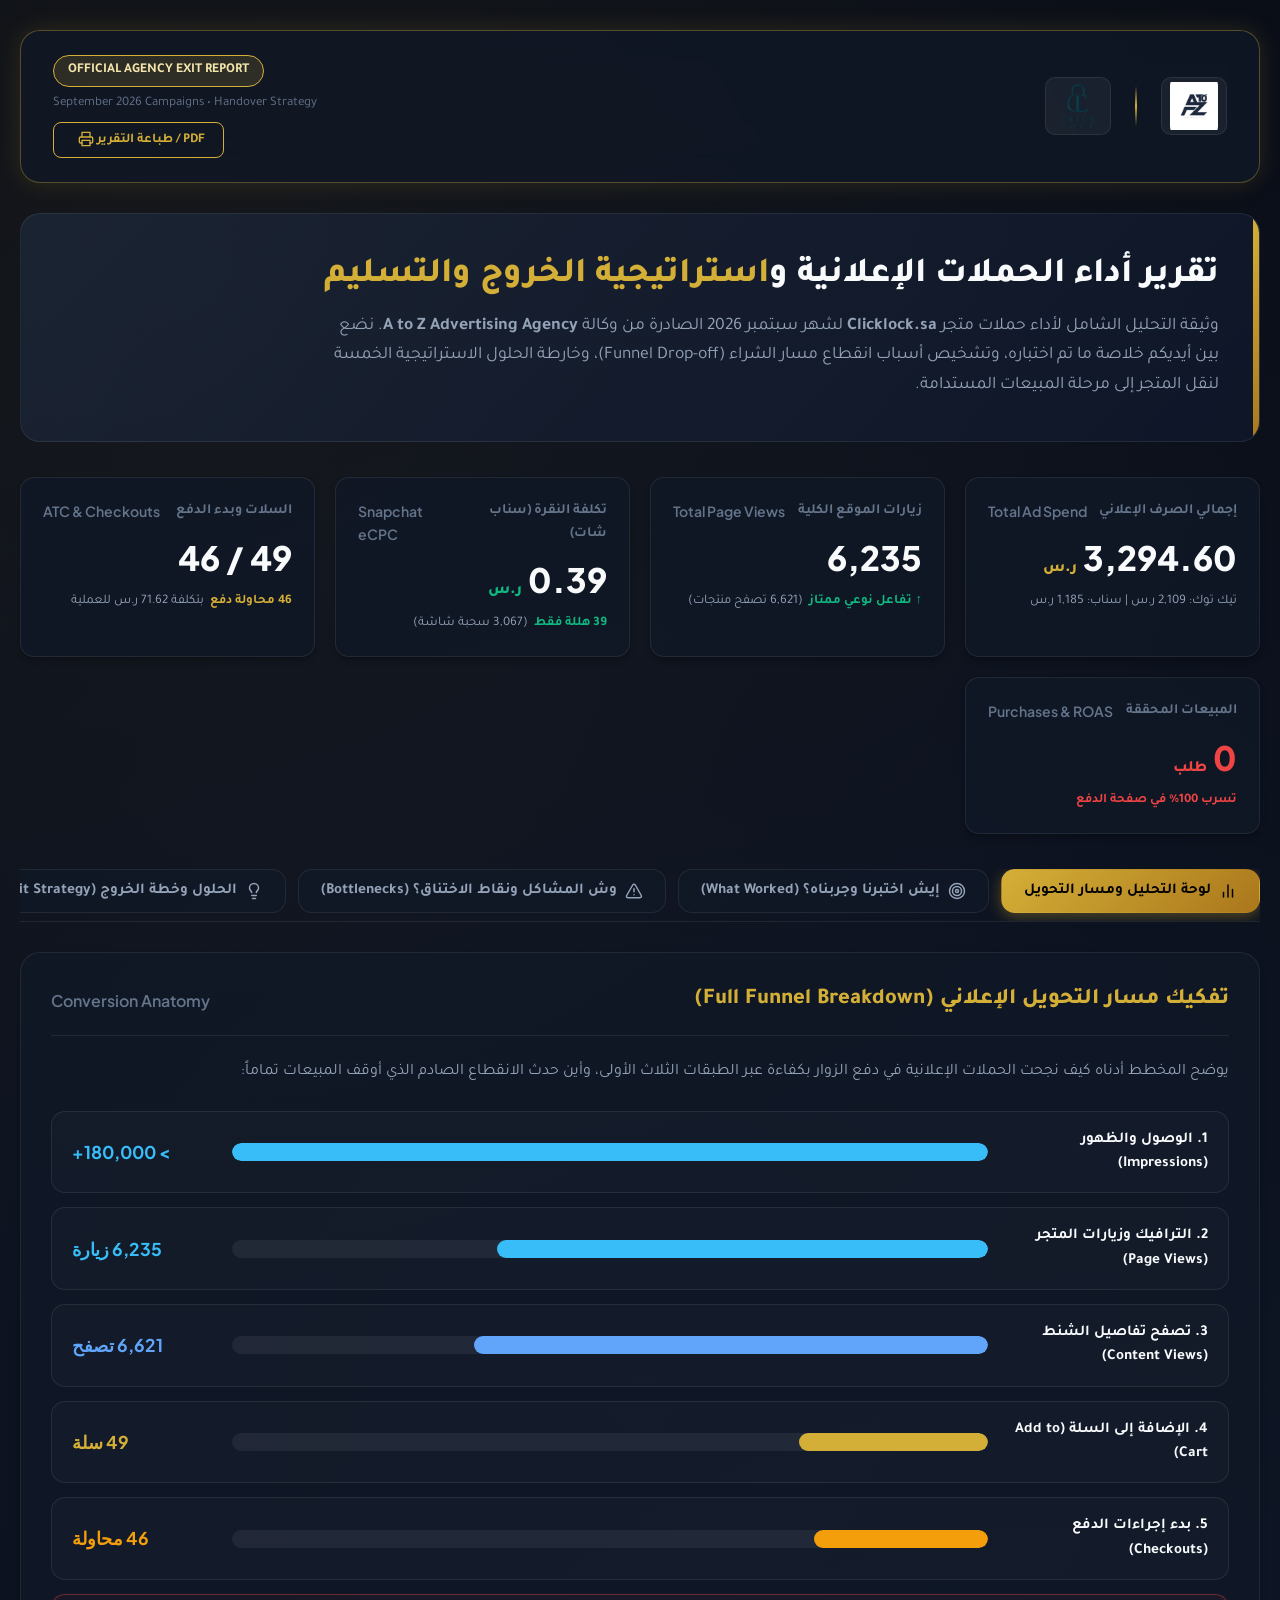
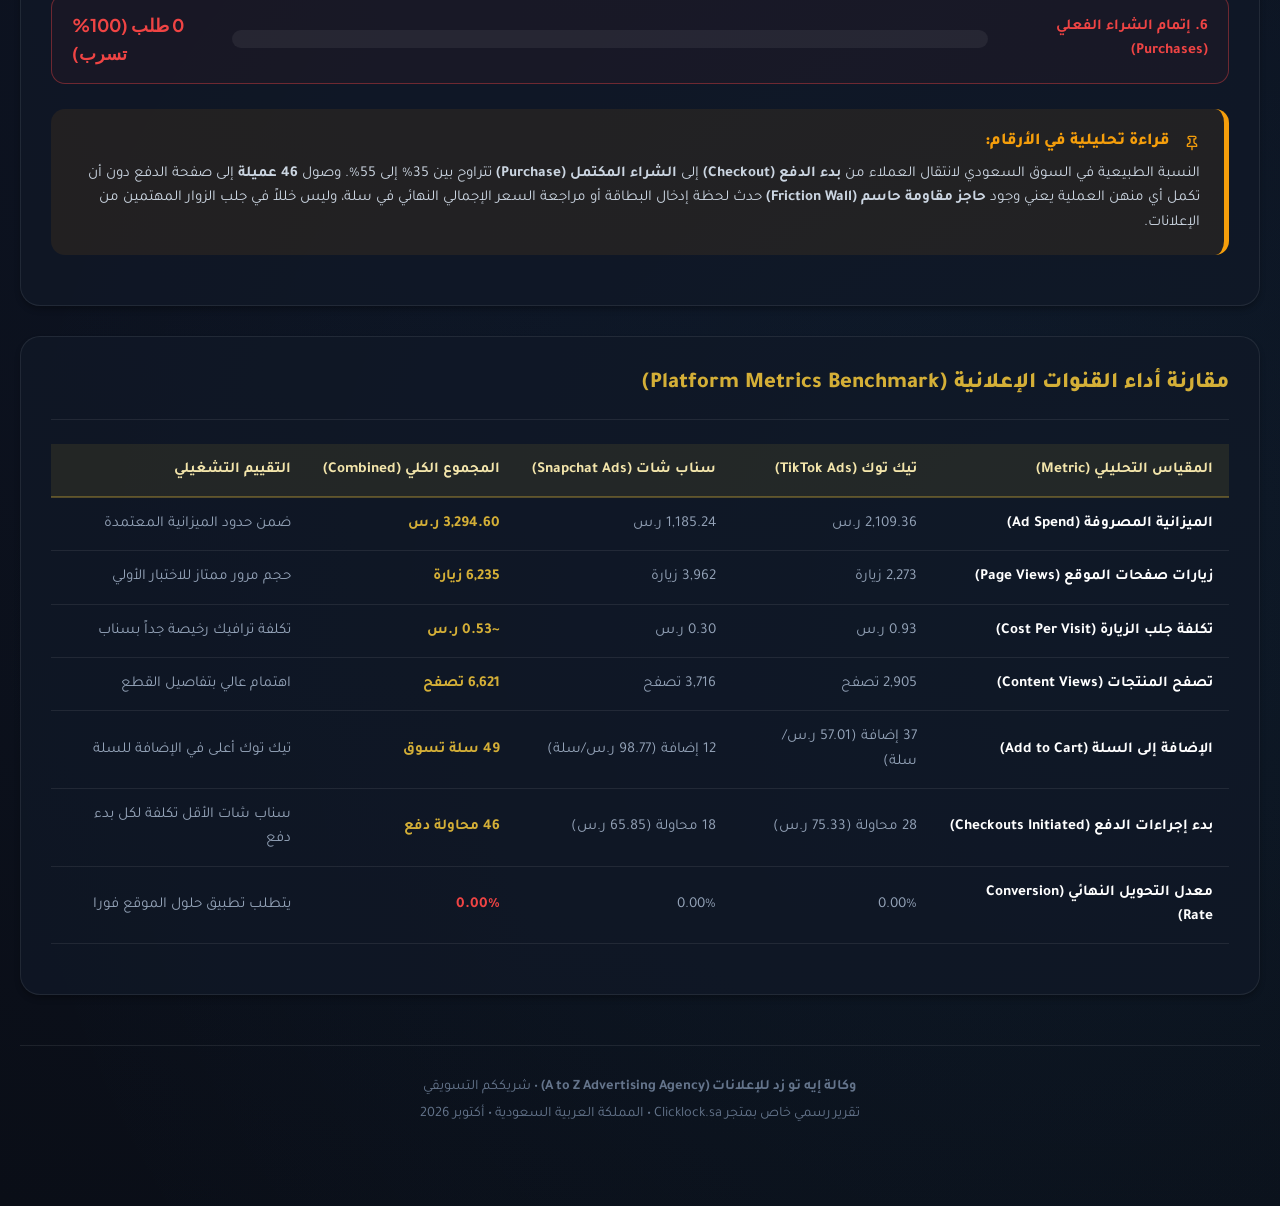
<file: index.html>
<!DOCTYPE html>
<html lang="ar" dir="rtl">
<head>
    <meta charset="UTF-8">
    <meta name="viewport" content="width=device-width, initial-scale=1.0">
    <title>تقرير أداء الحملات الإعلانية واستراتيجية الخروج والتسليم | Clicklock × A to Z Agency</title>
    <!-- Google Fonts -->
    <link rel="preconnect" href="https://fonts.googleapis.com">
    <link rel="preconnect" href="https://fonts.gstatic.com" crossorigin>
    <link href="https://fonts.googleapis.com/css2?family=Plus+Jakarta+Sans:wght@400;600;700;800&family=Tajawal:wght@300;400;500;700;800;900&display=swap" rel="stylesheet">
    <style>
        :root {
            --bg-primary: #0a0e17;
            --bg-secondary: #111827;
            --bg-card: rgba(17, 24, 39, 0.75);
            --bg-card-hover: rgba(30, 41, 59, 0.85);
            --border-color: rgba(255, 255, 255, 0.08);
            --border-gold: rgba(212, 175, 55, 0.35);
            --gold: #d4af37;
            --gold-light: #f3e5ab;
            --gold-gradient: linear-gradient(135deg, #d4af37 0%, #aa771c 100%);
            --accent-blue: #38bdf8;
            --accent-green: #10b981;
            --accent-red: #ef4444;
            --accent-orange: #f59e0b;
            --text-primary: #f8fafc;
            --text-secondary: #94a3b8;
            --text-muted: #64748b;
            --shadow-sm: 0 4px 6px -1px rgba(0, 0, 0, 0.3);
            --shadow-lg: 0 20px 25px -5px rgba(0, 0, 0, 0.5), 0 8px 10px -6px rgba(0, 0, 0, 0.5);
            --shadow-glow: 0 0 25px rgba(212, 175, 55, 0.15);
            --radius-md: 14px;
            --radius-lg: 20px;
        }

        * {
            box-sizing: border-box;
            margin: 0;
            padding: 0;
            font-family: 'Tajawal', sans-serif;
            -webkit-font-smoothing: antialiased;
        }

        body {
            background-color: var(--bg-primary);
            color: var(--text-primary);
            min-height: 100vh;
            line-height: 1.6;
            overflow-x: hidden;
            background-image: 
                radial-gradient(circle at 15% 10%, rgba(212, 175, 55, 0.05) 0%, transparent 40%),
                radial-gradient(circle at 85% 80%, rgba(56, 189, 248, 0.05) 0%, transparent 45%),
                radial-gradient(circle at 50% 50%, rgba(15, 23, 42, 0.8) 0%, transparent 100%);
        }

        .en-term {
            font-family: 'Plus Jakarta Sans', sans-serif;
            display: inline-block;
            direction: ltr;
            font-weight: 600;
        }

        .container {
            max-width: 1280px;
            margin: 0 auto;
            padding: 30px 20px 80px;
        }

        /* Top Brand Header */
        .header-bar {
            background: var(--bg-card);
            backdrop-filter: blur(16px);
            border: 1px solid var(--border-gold);
            border-radius: var(--radius-lg);
            padding: 24px 32px;
            margin-bottom: 30px;
            display: flex;
            justify-content: space-between;
            align-items: center;
            flex-wrap: wrap;
            gap: 20px;
            box-shadow: var(--shadow-glow);
        }

        .logos-wrapper {
            display: flex;
            align-items: center;
            gap: 24px;
        }

        .logo-box {
            display: flex;
            align-items: center;
            gap: 12px;
        }

        .logo-box img {
            height: 58px;
            width: auto;
            object-fit: contain;
            border-radius: 10px;
            background: rgba(255, 255, 255, 0.05);
            padding: 4px 8px;
            border: 1px solid var(--border-color);
        }

        .logo-divider {
            width: 2px;
            height: 40px;
            background: linear-gradient(to bottom, transparent, var(--gold), transparent);
        }

        .doc-meta {
            text-align: left;
            direction: ltr;
        }

        .doc-badge {
            background: rgba(212, 175, 55, 0.15);
            color: var(--gold-light);
            border: 1px solid var(--gold);
            padding: 4px 14px;
            border-radius: 9999px;
            font-size: 0.85rem;
            font-weight: 700;
            display: inline-block;
            margin-bottom: 6px;
        }

        .doc-date {
            color: var(--text-muted);
            font-size: 0.82rem;
        }

        /* Hero Banner */
        .hero-section {
            background: linear-gradient(135deg, rgba(30, 41, 59, 0.7) 0%, rgba(15, 23, 42, 0.9) 100%);
            border: 1px solid var(--border-color);
            border-radius: var(--radius-lg);
            padding: 40px;
            margin-bottom: 35px;
            position: relative;
            overflow: hidden;
        }

        .hero-section::before {
            content: '';
            position: absolute;
            top: 0;
            right: 0;
            width: 6px;
            height: 100%;
            background: var(--gold-gradient);
        }

        .hero-title {
            font-size: 2.2rem;
            font-weight: 800;
            color: var(--text-primary);
            margin-bottom: 12px;
            line-height: 1.3;
        }

        .hero-title span {
            color: var(--gold);
        }

        .hero-subtitle {
            font-size: 1.1rem;
            color: var(--text-secondary);
            max-width: 900px;
            line-height: 1.7;
        }

        /* Navigation Tabs */
        .tabs-nav {
            display: flex;
            gap: 12px;
            margin-bottom: 30px;
            overflow-x: auto;
            padding-bottom: 8px;
            border-bottom: 1px solid var(--border-color);
        }

        .tab-btn {
            background: var(--bg-card);
            border: 1px solid var(--border-color);
            color: var(--text-secondary);
            padding: 12px 22px;
            border-radius: var(--radius-md);
            font-size: 0.95rem;
            font-weight: 700;
            cursor: pointer;
            transition: all 0.25s ease;
            white-space: nowrap;
            display: flex;
            align-items: center;
            gap: 8px;
        }

        .tab-btn:hover {
            color: var(--text-primary);
            border-color: var(--gold);
            background: var(--bg-card-hover);
        }

        .tab-btn.active {
            background: var(--gold-gradient);
            color: #000;
            border-color: transparent;
            box-shadow: 0 4px 15px rgba(212, 175, 55, 0.35);
        }

        /* KPI Cards Grid */
        .kpi-grid {
            display: grid;
            grid-template-columns: repeat(auto-fit, minmax(240px, 1fr));
            gap: 20px;
            margin-bottom: 35px;
        }

        .kpi-card {
            background: var(--bg-card);
            border: 1px solid var(--border-color);
            border-radius: var(--radius-md);
            padding: 22px;
            position: relative;
            transition: transform 0.25s ease, border-color 0.25s ease;
            box-shadow: var(--shadow-sm);
        }

        .kpi-card:hover {
            transform: translateY(-4px);
            border-color: var(--gold);
            background: var(--bg-card-hover);
        }

        .kpi-title {
            color: var(--text-muted);
            font-size: 0.88rem;
            font-weight: 600;
            margin-bottom: 8px;
            display: flex;
            justify-content: space-between;
            align-items: center;
        }

        .kpi-value {
            font-size: 2.1rem;
            font-weight: 800;
            color: var(--text-primary);
            font-family: 'Plus Jakarta Sans', sans-serif;
            margin-bottom: 6px;
        }

        .kpi-sub {
            font-size: 0.82rem;
            color: var(--text-secondary);
            display: flex;
            align-items: center;
            gap: 6px;
        }

        .badge-green { color: var(--accent-green); font-weight: bold; }
        .badge-red { color: var(--accent-red); font-weight: bold; }
        .badge-gold { color: var(--gold); font-weight: bold; }
        .badge-blue { color: var(--accent-blue); font-weight: bold; }

        /* Content Sections */
        .tab-content {
            display: none;
            animation: fadeIn 0.35s ease-in-out;
        }

        .tab-content.active {
            display: block;
        }

        @keyframes fadeIn {
            from { opacity: 0; transform: translateY(8px); }
            to { opacity: 1; transform: translateY(0); }
        }

        .card {
            background: var(--bg-card);
            border: 1px solid var(--border-color);
            border-radius: var(--radius-lg);
            padding: 30px;
            margin-bottom: 30px;
            box-shadow: var(--shadow-sm);
        }

        .card-header {
            display: flex;
            justify-content: space-between;
            align-items: center;
            margin-bottom: 24px;
            border-bottom: 1px solid var(--border-color);
            padding-bottom: 16px;
        }

        .card-title {
            font-size: 1.4rem;
            font-weight: 800;
            color: var(--gold);
            display: flex;
            align-items: center;
            gap: 10px;
        }

        /* Funnel Flow */
        .funnel-container {
            display: flex;
            flex-direction: column;
            gap: 14px;
            margin: 25px 0;
        }

        .funnel-step {
            display: grid;
            grid-template-columns: 200px 1fr 140px;
            align-items: center;
            gap: 20px;
            background: rgba(255, 255, 255, 0.02);
            padding: 16px 20px;
            border-radius: var(--radius-md);
            border: 1px solid var(--border-color);
        }

        .funnel-label {
            font-weight: 700;
            font-size: 0.95rem;
            color: var(--text-primary);
        }

        .funnel-bar-bg {
            background: rgba(255, 255, 255, 0.06);
            height: 18px;
            border-radius: 999px;
            overflow: hidden;
            position: relative;
        }

        .funnel-bar-fill {
            height: 100%;
            border-radius: 999px;
            transition: width 1s ease-in-out;
        }

        .funnel-stat {
            text-align: left;
            font-family: 'Plus Jakarta Sans', sans-serif;
            font-weight: 700;
            font-size: 1.1rem;
        }

        /* Tables */
        .table-responsive {
            overflow-x: auto;
            margin: 20px 0;
        }

        table {
            width: 100%;
            border-collapse: collapse;
            text-align: right;
            font-size: 0.95rem;
        }

        th {
            background: rgba(212, 175, 55, 0.1);
            color: var(--gold-light);
            padding: 14px 16px;
            font-weight: 700;
            border-bottom: 2px solid var(--border-gold);
            white-space: nowrap;
        }

        td {
            padding: 14px 16px;
            border-bottom: 1px solid var(--border-color);
            color: var(--text-secondary);
        }

        tr:hover td {
            background: rgba(255, 255, 255, 0.02);
            color: var(--text-primary);
        }

        .text-gold { color: var(--gold); font-weight: 700; }
        .text-white { color: #fff; font-weight: 600; }
        .text-center { text-align: center; }

        /* Alert / Callout Boxes */
        .callout {
            border-radius: var(--radius-md);
            padding: 20px 24px;
            margin: 20px 0;
            border-right: 5px solid;
            background: rgba(255, 255, 255, 0.02);
        }

        .callout-warning {
            border-color: var(--accent-orange);
            background: rgba(245, 158, 11, 0.08);
        }

        .callout-danger {
            border-color: var(--accent-red);
            background: rgba(239, 68, 68, 0.08);
        }

        .callout-success {
            border-color: var(--accent-green);
            background: rgba(16, 185, 129, 0.08);
        }

        .callout-title {
            font-weight: 800;
            font-size: 1.05rem;
            margin-bottom: 6px;
            display: flex;
            align-items: center;
            gap: 8px;
        }

        /* The 5 Strategic Solutions Grid */
        .solutions-grid {
            display: grid;
            grid-template-columns: repeat(auto-fit, minmax(360px, 1fr));
            gap: 24px;
            margin-top: 25px;
        }

        .solution-card {
            background: rgba(15, 23, 42, 0.85);
            border: 1px solid var(--border-color);
            border-radius: var(--radius-md);
            padding: 26px;
            position: relative;
            transition: all 0.3s ease;
        }

        .solution-card:hover {
            border-color: var(--gold);
            transform: translateY(-4px);
            box-shadow: 0 10px 25px -5px rgba(212, 175, 55, 0.15);
        }

        .sol-badge {
            display: inline-flex;
            align-items: center;
            gap: 6px;
            padding: 4px 12px;
            border-radius: 999px;
            font-size: 0.8rem;
            font-weight: 800;
            margin-bottom: 14px;
        }

        .sol-badge-1 { background: rgba(56, 189, 248, 0.2); color: var(--accent-blue); }
        .sol-badge-2 { background: rgba(245, 158, 11, 0.2); color: var(--accent-orange); }
        .sol-badge-3 { background: rgba(16, 185, 129, 0.2); color: var(--accent-green); }
        .sol-badge-4 { background: rgba(239, 68, 68, 0.2); color: var(--accent-red); }
        .sol-badge-5 { background: rgba(212, 175, 55, 0.2); color: var(--gold-light); }

        .solution-card h3 {
            font-size: 1.25rem;
            font-weight: 800;
            color: var(--text-primary);
            margin-bottom: 12px;
            line-height: 1.4;
        }

        .solution-card p {
            color: var(--text-secondary);
            font-size: 0.95rem;
            line-height: 1.7;
            margin-bottom: 16px;
        }

        .sol-steps {
            list-style: none;
            padding: 0;
            margin: 0;
        }

        .sol-steps li {
            position: relative;
            padding-right: 22px;
            margin-bottom: 8px;
            font-size: 0.9rem;
            color: #cbd5e1;
        }

        .sol-steps li::before {
            content: "✓";
            position: absolute;
            right: 0;
            color: var(--gold);
            font-weight: bold;
        }

        /* Roadmap Table Badges */
        .tag-priority {
            padding: 4px 10px;
            border-radius: 6px;
            font-size: 0.8rem;
            font-weight: 800;
            display: inline-block;
        }
        .tag-p1 { background: rgba(239, 68, 68, 0.2); color: #f87171; border: 1px solid #ef4444; }
        .tag-p2 { background: rgba(245, 158, 11, 0.2); color: #fbbf24; border: 1px solid #f59e0b; }
        .tag-p3 { background: rgba(16, 185, 129, 0.2); color: #34d399; border: 1px solid #10b981; }

        /* Action Buttons */
        .btn-print {
            background: transparent;
            border: 1px solid var(--gold);
            color: var(--gold);
            padding: 8px 18px;
            border-radius: 8px;
            cursor: pointer;
            font-weight: 700;
            transition: all 0.2s ease;
        }

        .btn-print:hover {
            background: var(--gold);
            color: #000;
        }

        /* Footer */
        .footer {
            margin-top: 50px;
            text-align: center;
            padding-top: 30px;
            border-top: 1px solid var(--border-color);
            color: var(--text-muted);
            font-size: 0.9rem;
        }

        @media (max-width: 768px) {
            .header-bar { flex-direction: column; align-items: flex-start; }
            .hero-title { font-size: 1.6rem; }
            .funnel-step { grid-template-columns: 1fr; gap: 8px; }
            .funnel-stat { text-align: right; }
            .solutions-grid { grid-template-columns: 1fr; }
        }

        @media print {
            body { background: #fff; color: #000; }
            .header-bar, .card, .solution-card { border: 1px solid #ccc; box-shadow: none; background: #fff; color: #000; }
            .tab-btn, .btn-print { display: none; }
            .tab-content { display: block !important; }
            .hero-title, .card-title, .solution-card h3 { color: #000; }
            .kpi-value { color: #000; }
        }
    </style>
</head>
<body>

<div class="container">

    <!-- Top Branding Header -->
    <header class="header-bar">
        <div class="logos-wrapper">
            <div class="logo-box">
                <img src="atoz_agency_logo.png" alt="A to Z Advertising Agency Logo" title="A to Z Agency">
            </div>
            <div class="logo-divider"></div>
            <div class="logo-box">
                <img src="clicklock_logo.webp" alt="Clicklock Logo" title="Clicklock.sa">
            </div>
        </div>
        <div class="doc-meta">
            <div class="doc-badge">OFFICIAL AGENCY EXIT REPORT</div>
            <div class="doc-date">September 2026 Campaigns • Handover Strategy</div>
            <div style="margin-top: 8px;">
                <button class="btn-print" onclick="window.print()"><svg width="16" height="16" viewBox="0 0 24 24" fill="none" stroke="currentColor" stroke-width="2" stroke-linecap="round" stroke-linejoin="round" style="vertical-align: middle; margin-left: 6px;"><polyline points="6 9 6 2 18 2 18 9"></polyline><path d="M6 18H4a2 2 0 0 1-2-2v-5a2 2 0 0 1 2-2h16a2 2 0 0 1 2 2v5a2 2 0 0 1-2 2h-2"></path><rect x="6" y="14" width="12" height="8"></rect></svg> طباعة التقرير / PDF</button>
            </div>
        </div>
    </header>

    <!-- Hero Banner -->
    <section class="hero-section">
        <h1 class="hero-title">تقرير أداء الحملات الإعلانية و<span>استراتيجية الخروج والتسليم</span></h1>
        <p class="hero-subtitle">
            وثيقة التحليل الشامل لأداء حملات متجر <strong>Clicklock.sa</strong> لشهر سبتمبر 2026 الصادرة من وكالة <strong>A to Z Advertising Agency</strong>. نضع بين أيديكم خلاصة ما تم اختباره، وتشخيص أسباب انقطاع مسار الشراء (Funnel Drop-off)، وخارطة الحلول الاستراتيجية الخمسة لنقل المتجر إلى مرحلة المبيعات المستدامة.
        </p>
    </section>

    <!-- Top KPIs Row -->
    <div class="kpi-grid">
        <div class="kpi-card">
            <div class="kpi-title">
                <span>إجمالي الصرف الإعلاني</span>
                <span class="en-term">Total Ad Spend</span>
            </div>
            <div class="kpi-value">3,294.60 <span style="font-size: 1rem; color: var(--gold);">ر.س</span></div>
            <div class="kpi-sub">
                <span>تيك توك: 2,109 ر.س | سناب: 1,185 ر.س</span>
            </div>
        </div>

        <div class="kpi-card">
            <div class="kpi-title">
                <span>زيارات الموقع الكلية</span>
                <span class="en-term">Total Page Views</span>
            </div>
            <div class="kpi-value">6,235</div>
            <div class="kpi-sub">
                <span class="badge-green">↑ تفاعل نوعي ممتاز</span>
                <span>(6,621 تصفح منتجات)</span>
            </div>
        </div>

        <div class="kpi-card">
            <div class="kpi-title">
                <span>تكلفة النقرة (سناب شات)</span>
                <span class="en-term">Snapchat eCPC</span>
            </div>
            <div class="kpi-value">0.39 <span style="font-size: 1rem; color: var(--accent-green);">ر.س</span></div>
            <div class="kpi-sub">
                <span class="badge-green">39 هللة فقط</span>
                <span>(3,067 سحبة شاشة)</span>
            </div>
        </div>

        <div class="kpi-card">
            <div class="kpi-title">
                <span>السلات وبدء الدفع</span>
                <span class="en-term">ATC & Checkouts</span>
            </div>
            <div class="kpi-value">49 / 46</div>
            <div class="kpi-sub">
                <span class="badge-gold">46 محاولة دفع</span>
                <span>بتكلفة 71.62 ر.س للعملية</span>
            </div>
        </div>

        <div class="kpi-card">
            <div class="kpi-title">
                <span>المبيعات المحققة</span>
                <span class="en-term">Purchases & ROAS</span>
            </div>
            <div class="kpi-value" style="color: var(--accent-red);">0 <span style="font-size: 1rem; color: var(--accent-red);">طلب</span></div>
            <div class="kpi-sub">
                <span class="badge-red">تسرب 100% في صفحة الدفع</span>
            </div>
        </div>
    </div>

    <!-- Navigation Tabs -->
    <nav class="tabs-nav">
        <button class="tab-btn active" onclick="switchTab(0, this)"><svg width="18" height="18" viewBox="0 0 24 24" fill="none" stroke="currentColor" stroke-width="2" stroke-linecap="round" stroke-linejoin="round" style="vertical-align: middle;"><line x1="18" y1="20" x2="18" y2="10"></line><line x1="12" y1="20" x2="12" y2="4"></line><line x1="6" y1="20" x2="6" y2="14"></line></svg> لوحة التحليل ومسار التحويل</button>
        <button class="tab-btn" onclick="switchTab(1, this)"><svg width="18" height="18" viewBox="0 0 24 24" fill="none" stroke="currentColor" stroke-width="2" stroke-linecap="round" stroke-linejoin="round" style="vertical-align: middle;"><circle cx="12" cy="12" r="10"></circle><circle cx="12" cy="12" r="6"></circle><circle cx="12" cy="12" r="2"></circle></svg> إيش اختبرنا وجربناه؟ (What Worked)</button>
        <button class="tab-btn" onclick="switchTab(2, this)"><svg width="18" height="18" viewBox="0 0 24 24" fill="none" stroke="currentColor" stroke-width="2" stroke-linecap="round" stroke-linejoin="round" style="vertical-align: middle;"><path d="m21.73 18-8-14a2 2 0 0 0-3.48 0l-8 14A2 2 0 0 0 4 21h16a2 2 0 0 0 1.73-3Z"></path><line x1="12" y1="9" x2="12" y2="13"></line><line x1="12" y1="17" x2="12.01" y2="17"></line></svg> وش المشاكل ونقاط الاختناق؟ (Bottlenecks)</button>
        <button class="tab-btn" onclick="switchTab(3, this)"><svg width="18" height="18" viewBox="0 0 24 24" fill="none" stroke="currentColor" stroke-width="2" stroke-linecap="round" stroke-linejoin="round" style="vertical-align: middle;"><line x1="9" y1="18" x2="15" y2="18"></line><line x1="10" y1="22" x2="14" y2="22"></line><path d="M15.09 14c.18-.98.65-1.74 1.41-2.5A4.65 4.65 0 0 0 18 8 6 6 0 0 0 6 8c0 1 .23 2.23 1.5 3.5A4.61 4.61 0 0 1 8.91 14"></path></svg> الحلول وخطة الخروج (Exit Strategy)</button>
        <button class="tab-btn" onclick="switchTab(4, this)"><svg width="18" height="18" viewBox="0 0 24 24" fill="none" stroke="currentColor" stroke-width="2" stroke-linecap="round" stroke-linejoin="round" style="vertical-align: middle;"><polygon points="1 6 1 22 8 18 16 22 23 18 23 2 16 6 8 2 1 6"></polygon><line x1="8" y1="2" x2="8" y2="18"></line><line x1="16" y1="6" x2="16" y2="22"></line></svg> مصفوفة التسليم للأيام الـ 30 (Roadmap)</button>
        <button class="tab-btn" onclick="switchTab(5, this)" style="border: 1px solid var(--gold); color: var(--gold-light);"><svg width="18" height="18" viewBox="0 0 24 24" fill="none" stroke="currentColor" stroke-width="2" stroke-linecap="round" stroke-linejoin="round" style="vertical-align: middle;"><line x1="16.5" y1="9.4" x2="7.5" y2="4.21"></line><path d="M21 16V8a2 2 0 0 0-1-1.73l-7-4a2 2 0 0 0-2 0l-7 4A2 2 0 0 0 3 8v8a2 2 0 0 0 1 1.73l7 4a2 2 0 0 0 2 0l7-4A2 2 0 0 0 21 16z"></path><polyline points="3.27 6.96 12 12.01 20.73 6.96"></polyline><line x1="12" y1="22.08" x2="12" y2="12"></line></svg> حزمة البراند براين وملفات التسليم (Handover Assets)</button>
    </nav>

    <!-- Tab 0: Dashboard & Funnel -->
    <div class="tab-content active" id="tab-0">
        <div class="card">
            <div class="card-header">
                <h2 class="card-title">تفكيك مسار التحويل الإعلاني (Full Funnel Breakdown)</h2>
                <span class="en-term" style="color: var(--text-muted);">Conversion Anatomy</span>
            </div>

            <p style="color: var(--text-secondary); margin-bottom: 20px;">
                يوضح المخطط أدناه كيف نجحت الحملات الإعلانية في دفع الزوار بكفاءة عبر الطبقات الثلاث الأولى، وأين حدث الانقطاع الصادم الذي أوقف المبيعات تماماً:
            </p>

            <div class="funnel-container">
                <div class="funnel-step">
                    <div class="funnel-label">1. الوصول والظهور (Impressions)</div>
                    <div class="funnel-bar-bg">
                        <div class="funnel-bar-fill" style="width: 100%; background: var(--accent-blue);"></div>
                    </div>
                    <div class="funnel-stat" style="color: var(--accent-blue);">> 180,000+</div>
                </div>

                <div class="funnel-step">
                    <div class="funnel-label">2. الترافيك وزيارات المتجر (Page Views)</div>
                    <div class="funnel-bar-bg">
                        <div class="funnel-bar-fill" style="width: 65%; background: #38bdf8;"></div>
                    </div>
                    <div class="funnel-stat" style="color: #38bdf8;">6,235 زيارة</div>
                </div>

                <div class="funnel-step">
                    <div class="funnel-label">3. تصفح تفاصيل الشنط (Content Views)</div>
                    <div class="funnel-bar-bg">
                        <div class="funnel-bar-fill" style="width: 68%; background: #60a5fa;"></div>
                    </div>
                    <div class="funnel-stat" style="color: #60a5fa;">6,621 تصفح</div>
                </div>

                <div class="funnel-step">
                    <div class="funnel-label">4. الإضافة إلى السلة (Add to Cart)</div>
                    <div class="funnel-bar-bg">
                        <div class="funnel-bar-fill" style="width: 25%; background: var(--gold);"></div>
                    </div>
                    <div class="funnel-stat" style="color: var(--gold);">49 سلة</div>
                </div>

                <div class="funnel-step">
                    <div class="funnel-label">5. بدء إجراءات الدفع (Checkouts)</div>
                    <div class="funnel-bar-bg">
                        <div class="funnel-bar-fill" style="width: 23%; background: var(--accent-orange);"></div>
                    </div>
                    <div class="funnel-stat" style="color: var(--accent-orange);">46 محاولة</div>
                </div>

                <div class="funnel-step" style="border-color: rgba(239, 68, 68, 0.4); background: rgba(239, 68, 68, 0.04);">
                    <div class="funnel-label" style="color: var(--accent-red);">6. إتمام الشراء الفعلي (Purchases)</div>
                    <div class="funnel-bar-bg">
                        <div class="funnel-bar-fill" style="width: 0%; background: var(--accent-red);"></div>
                    </div>
                    <div class="funnel-stat" style="color: var(--accent-red);">0 طلب (100% تسرب)</div>
                </div>
            </div>

            <div class="callout callout-warning">
                <div class="callout-title" style="color: var(--accent-orange);"><svg width="16" height="16" viewBox="0 0 24 24" fill="none" stroke="currentColor" stroke-width="2" stroke-linecap="round" stroke-linejoin="round" style="vertical-align: middle; margin-left: 6px;"><line x1="12" y1="17" x2="12" y2="22"></line><path d="M5 17h14v-1.76a2 2 0 0 0-1.11-1.79l-1.78-.9A2 2 0 0 1 15 10.76V6h1a2 2 0 0 0 0-4H8a2 2 0 0 0 0 4h1v4.76a2 2 0 0 1-1.11 1.79l-1.78.9A2 2 0 0 0 5 15.24Z"></path></svg> قراءة تحليلية في الأرقام:</div>
                <p style="font-size: 0.95rem; color: #cbd5e1;">
                    النسبة الطبيعية في السوق السعودي لانتقال العملاء من <strong>بدء الدفع (Checkout)</strong> إلى <strong>الشراء المكتمل (Purchase)</strong> تتراوح بين 35% إلى 55%. وصول <strong>46 عميلة</strong> إلى صفحة الدفع دون أن تكمل أي منهن العملية يعني وجود <strong>حاجز مقاومة حاسم (Friction Wall)</strong> حدث لحظة إدخال البطاقة أو مراجعة السعر الإجمالي النهائي في سلة، وليس خللاً في جلب الزوار المهتمين من الإعلانات.
                </p>
            </div>
        </div>

        <!-- Consolidated Comparison Table -->
        <div class="card">
            <div class="card-header">
                <h2 class="card-title">مقارنة أداء القنوات الإعلانية (Platform Metrics Benchmark)</h2>
            </div>
            <div class="table-responsive">
                <table>
                    <thead>
                        <tr>
                            <th>المقياس التحليلي (Metric)</th>
                            <th>تيك توك (TikTok Ads)</th>
                            <th>سناب شات (Snapchat Ads)</th>
                            <th>المجموع الكلي (Combined)</th>
                            <th>التقييم التشغيلي</th>
                        </tr>
                    </thead>
                    <tbody>
                        <tr>
                            <td class="text-white">الميزانية المصروفة (Ad Spend)</td>
                            <td>2,109.36 ر.س</td>
                            <td>1,185.24 ر.س</td>
                            <td class="text-gold">3,294.60 ر.س</td>
                            <td>ضمن حدود الميزانية المعتمدة</td>
                        </tr>
                        <tr>
                            <td class="text-white">زيارات صفحات الموقع (Page Views)</td>
                            <td>2,273 زيارة</td>
                            <td>3,962 زيارة</td>
                            <td class="text-gold">6,235 زيارة</td>
                            <td>حجم مرور ممتاز للاختبار الأولي</td>
                        </tr>
                        <tr>
                            <td class="text-white">تكلفة جلب الزيارة (Cost Per Visit)</td>
                            <td>0.93 ر.س</td>
                            <td>0.30 ر.س</td>
                            <td class="text-gold">~0.53 ر.س</td>
                            <td>تكلفة ترافيك رخيصة جداً بسناب</td>
                        </tr>
                        <tr>
                            <td class="text-white">تصفح المنتجات (Content Views)</td>
                            <td>2,905 تصفح</td>
                            <td>3,716 تصفح</td>
                            <td class="text-gold">6,621 تصفح</td>
                            <td>اهتمام عالي بتفاصيل القطع</td>
                        </tr>
                        <tr>
                            <td class="text-white">الإضافة إلى السلة (Add to Cart)</td>
                            <td>37 إضافة (57.01 ر.س/سلة)</td>
                            <td>12 إضافة (98.77 ر.س/سلة)</td>
                            <td class="text-gold">49 سلة تسوق</td>
                            <td>تيك توك أعلى في الإضافة للسلة</td>
                        </tr>
                        <tr>
                            <td class="text-white">بدء إجراءات الدفع (Checkouts Initiated)</td>
                            <td>28 محاولة (75.33 ر.س)</td>
                            <td>18 محاولة (65.85 ر.س)</td>
                            <td class="text-gold">46 محاولة دفع</td>
                            <td>سناب شات الأقل تكلفة لكل بدء دفع</td>
                        </tr>
                        <tr>
                            <td class="text-white">معدل التحويل النهائي (Conversion Rate)</td>
                            <td>0.00%</td>
                            <td>0.00%</td>
                            <td class="badge-red">0.00%</td>
                            <td>يتطلب تطبيق حلول الموقع فورا</td>
                        </tr>
                    </tbody>
                </table>
            </div>
        </div>
    </div>

    <!-- Tab 1: What Worked -->
    <div class="tab-content" id="tab-1">
        <div class="card">
            <div class="card-header">
                <h2 class="card-title">إيش اللي جربناه واختبرناه بنجاح؟ (What Worked)</h2>
            </div>
            
            <p style="color: var(--text-secondary); margin-bottom: 25px;">
                قامت وكالة A to Z Agency خلال سبتمبر باختبار وتجربة زوايا متعددة في الاستهداف والمواد الإعلانية، وهذه أبرز العناصر الرابحة التي أثبتت فعاليتها بالأرقام:
            </p>

            <div class="solutions-grid">
                <div class="solution-card">
                    <span class="sol-badge sol-badge-1">الزاوية الرابحة الأولى</span>
                    <h3>زاوية "التسليم الفوري خلال 48 ساعة داخل المملكة"</h3>
                    <p>
                        حملة الكتالوج المعنونة <strong>(تسليم فوري داخل السعودية CATALOG)</strong> على تيك توك كانت الحصان الأسود للحملات؛ جلبت وحدها <strong>18 إضافة للسلة و 13 محاولة بدء دفع</strong> بإنفاق 697.99 ريال.
                    </p>
                    <ul class="sol-steps">
                        <li>العميلة السعودية تكره انتظار شحن الصين (15-30 يوم).</li>
                        <li>إبراز توفر المخزون بالمستودع المحلي هو أقوى محرك للنقر.</li>
                    </ul>
                </div>

                <div class="solution-card">
                    <span class="sol-badge sol-badge-2">المنتج الأكثر طلباً</span>
                    <h3>حقيبة Chanel 25 وحقائب Hermès و Multipass</h3>
                    <p>
                        أثبتت هذه الحقائب الثلاث أنها قاطرة الجذب للمتجر. حقيبة شانيل 25 جلبت وحدها <strong>804 زيارات و 12 سلة تسوق</strong>، بينما حققت هيرمز ومولتي باس 11 محاولة بدء دفع مجتمعة.
                    </p>
                    <ul class="sol-steps">
                        <li>منتجات "الهبة" المرغوبة بشدة تصنع أعلى تفاعل.</li>
                        <li>الفيديو الاستعراضي لتفاصيل الجلد والهاردوير حقق مشاهدات عالية.</li>
                    </ul>
                </div>

                <div class="solution-card">
                    <span class="sol-badge sol-badge-3">كفاءة المنصة</span>
                    <h3>ماكينة ترافيك سناب شات (39 هللة للنقرة)</h3>
                    <p>
                        حملة الكتالوج الديناميكي في المدن المختارة (الرياض، الشرقية، جدة) على سناب شات حصدت <strong>2,937 نقرة بسعر 26 هللة للنقرة الواحدة</strong>، وأدخلت 3,700 زيارة لصفحات المنتجات.
                    </p>
                    <ul class="sol-steps">
                        <li>سناب شات في السعودية لا يزال القناة الأرخص لجلب حركة المرور.</li>
                        <li>الاستهداف النسائي 22-37 سنة في المدن الكبرى أعطى جودة جمهور متوافقة تماماً.</li>
                    </ul>
                </div>
            </div>

            <!-- Detailed creatives table -->
            <div style="margin-top: 35px;">
                <h3 style="color: var(--gold-light); margin-bottom: 16px;">جدول أداء المواد الإعلانية في تيك توك (Creatives Performance)</h3>
                <div class="table-responsive">
                    <table>
                        <thead>
                            <tr>
                                <th>اسم الإعلان والمفهوم</th>
                                <th>نوع المادة</th>
                                <th>الإنفاق</th>
                                <th>مشاهدات الصفحة</th>
                                <th>السلات (ATC)</th>
                                <th>بدء الدفع (Checkout)</th>
                                <th>التوصية والتقييم</th>
                            </tr>
                        </thead>
                        <tbody>
                            <tr>
                                <td class="text-white">تسليم فوري داخل السعودية CATALOG</td>
                                <td>كتالوج DPA تفاعلي</td>
                                <td>697.99 ر.س</td>
                                <td>626</td>
                                <td class="text-gold">18</td>
                                <td class="text-gold">13</td>
                                <td><span class="badge-green">الأعلى كفاءة في التحويل الأولي</span></td>
                            </tr>
                            <tr>
                                <td class="text-white">حقيبة Chanel 25</td>
                                <td>فيديو تفاصيل الشنطة</td>
                                <td>660.54 ر.س</td>
                                <td class="text-gold">804</td>
                                <td>12</td>
                                <td>4</td>
                                <td>جذب زيارات ضخم (السعر أوقف الإكمال)</td>
                            </tr>
                            <tr>
                                <td class="text-white">HERMAS (إيرمز)</td>
                                <td>فيديو استعراض فخامة</td>
                                <td>405.80 ر.س</td>
                                <td>548</td>
                                <td>2</td>
                                <td class="text-gold">6</td>
                                <td>نسبة تحويل ممتازة إلى بدء دفع</td>
                            </tr>
                            <tr>
                                <td class="text-white">Multipass (لوي فيتون)</td>
                                <td>فيديو استخدام عملي</td>
                                <td>199.40 ر.س</td>
                                <td>217</td>
                                <td>5</td>
                                <td>5</td>
                                <td>معدل وصول للدفع ممتاز (1/40 ر.س)</td>
                            </tr>
                            <tr>
                                <td class="text-white">car video (فيديو السيارة)</td>
                                <td>فيديو لايف ستايل</td>
                                <td>145.63 ر.س</td>
                                <td>78</td>
                                <td>0</td>
                                <td>0</td>
                                <td><span class="badge-red">مفهوم ضعيف تم إيقافه فوراً</span></td>
                            </tr>
                        </tbody>
                    </table>
                </div>
            </div>
        </div>
    </div>

    <!-- Tab 2: Problems & Bottlenecks -->
    <div class="tab-content" id="tab-2">
        <div class="card">
            <div class="card-header">
                <h2 class="card-title">وش المشاكل ونقاط الاختناق التي واجهتنا؟ (The Bottlenecks)</h2>
            </div>

            <p style="color: var(--text-secondary); margin-bottom: 25px;">
                من خلال مراقبة مسار العميلة بعد النقر على الإعلان (User Journey) وتحليل البيانات، تم تحديد 5 نقاط اختناق جوهرية في الموقع والعمليات أدت إلى تعطل التحويل:
            </p>

            <div class="callout callout-danger">
                <div class="callout-title" style="color: var(--accent-red);"><svg width="12" height="12" viewBox="0 0 24 24" fill="#ef4444" style="vertical-align: middle; margin-left: 6px;"><circle cx="12" cy="12" r="10"></circle></svg> 1. ضعف واجهة المتجر الرئيسية (Home Page Hero Section):</div>
                <p style="color: #cbd5e1; font-size: 0.95rem;">
                    واجهة الهيرو الحالية لا تعطي إحساس الفخامة الآمنة ولا تجيب على السؤال الأول للعميلة السعودية: <em>"وش يضمن لي أن الشنطة ماستر كواليتي حقيقية ومب مقلدة رديئة؟"</em>. عدم وجود شعارات الثقة الصريحة، غياب بادج تمارا في أول ثانية، وعدم وضوح ضمان المعاينة قبل الاستلام في واجهة الموقع ينفر العميلة ويشعرها بالمقامرة.
                </p>
            </div>

            <div class="callout callout-danger">
                <div class="callout-title" style="color: var(--accent-red);"><svg width="12" height="12" viewBox="0 0 24 24" fill="#ef4444" style="vertical-align: middle; margin-left: 6px;"><circle cx="12" cy="12" r="10"></circle></svg> 2. معضلة التسعير والحاجز النفسي (Pricing Resistance & Friction):</div>
                <p style="color: #cbd5e1; font-size: 0.95rem;">
                    46 عميلة وصلن إلى شاشة الدفع ثم ألغين الطلب! السبب المباشر هو "الحاجز النفسي للتجربة الأولى". عند وصولها للدفع ورؤية المبلغ الإجمالي (مثلاً 900 - 1,200 ريال) بدون أي كود خصم للطلب الأول أو حافز شحن مجاني أو إبراز لتوفير 90% مقارنة بسعر البوتيك، يتولد تردد حاسم يسمى في السوق السعودي <strong>"فوبيا الافتضاح"</strong> المقرونة بالخوف من ضياع المال، فتغادر السلة.
                </p>
            </div>

            <div class="callout callout-danger">
                <div class="callout-title" style="color: var(--accent-red);"><svg width="12" height="12" viewBox="0 0 24 24" fill="#ef4444" style="vertical-align: middle; margin-left: 6px;"><circle cx="12" cy="12" r="10"></circle></svg> 3. غياب الدليل الاجتماعي والمؤثرين (Lack of Influencer / UGC Proof):</div>
                <p style="color: #cbd5e1; font-size: 0.95rem;">
                    في منتجات الماستر كواليتي (1:1)، لا تشتري المرأة السعودية بناءً على صورة استوديو صامتة! تحتاج لرؤية فتاة سعودية مثلها تفتح الصندوق (Unboxing)، تقرّب الكاميرا من خياطة الجلد، توضح وزن السلسلة، وتريها تفاصيل البطاقة والدست باج. غياب فيديوهات المؤثرات جعل المتجر يبدو كأنه صفحة مجهولة لا تملك رصيد ثقة.
                </p>
            </div>

            <div class="callout callout-danger">
                <div class="callout-title" style="color: var(--accent-red);"><svg width="12" height="12" viewBox="0 0 24 24" fill="#ef4444" style="vertical-align: middle; margin-left: 6px;"><circle cx="12" cy="12" r="10"></circle></svg> 4. حظر وتعطيل إعلانات ميتا (Meta Ads & Catalog Policy Block):</div>
                <p style="color: #cbd5e1; font-size: 0.95rem;">
                    لم تتمكن الوكالة من تشغيل إعلانات إنستجرام وفيسبوك (Meta) وهي المنصة رقم 1 عالمياً في تحويل الأزياء النسائية وإعادة استهداف زوار السلة! <strong>سبب المشكلة:</strong> فحص ميتا الآلي يرفض روابط الكتالوج والنطاق التي تحتوي على أسماء الماركات العالمية المحمية (مثل Chanel, Dior, LV, Hermes) بدعوى انتهاك العلامات التجارية (Counterfeit / Trademark Infringement).
                </p>
            </div>

            <div class="callout callout-danger">
                <div class="callout-title" style="color: var(--accent-red);"><svg width="12" height="12" viewBox="0 0 24 24" fill="#ef4444" style="vertical-align: middle; margin-left: 6px;"><circle cx="12" cy="12" r="10"></circle></svg> 5. تشتت صور المنتجات وغياب صور الموديلز (Product Photography & Scale):</div>
                <p style="color: #cbd5e1; font-size: 0.95rem;">
                    خلفيات صور المنتجات في المتجر غير موحدة وتظهر بإضاءات متعددة توحي بأنها صور مجمعة من مصادر مختلفة. والأخطر من ذلك: <strong>انعدام وجود صور لعارضات (On-Model Shots)</strong>؛ العميلة لا تستطيع تخيل مقاس الشنطة على الجسم (هل هي صغيرة للمناسبات أم كبيرة للعمل؟)، مما يعيق قرار الشراء النهائي.
                </p>
            </div>
        </div>
    </div>

    <!-- Tab 3: Solutions & Exit Handover -->
    <div class="tab-content" id="tab-3">
        <div class="card">
            <div class="card-header">
                <h2 class="card-title">استراتيجية الخروج والحلول الخمسة للتسليم (Agency Handover Blueprint)</h2>
            </div>

            <p style="color: var(--text-secondary); margin-bottom: 25px;">
                كوكالة <strong>A to Z Advertising Agency</strong>، نختتم مرحلة إدارتنا بتقديم <strong>خارطة الطريق التصحيحية الإلزامية الخمسة</strong> التي تمثل جوهر نجاح المتجر فور استلامه:
            </p>

            <div class="solutions-grid">
                <!-- Solution 1 -->
                <div class="solution-card">
                    <span class="sol-badge sol-badge-1">الحل الأول • واجهة الموقع</span>
                    <h3>1. تطوير الـ Hero Section للموقع الرئيسي</h3>
                    <p>
                        تحويل واجهة الهيرو إلى درع ثقة فاخر يحسم الشكوك خلال أول 3 ثوانٍ من دخول الزائرة:
                    </p>
                    <ul class="sol-steps">
                        <li><strong>العنوان المقترح:</strong> "فخامة الماركات العالمية بين يديك.. جودة متقنة 1:1 وتوصيل فوري خلال 48 ساعة".</li>
                        <li><strong>بار الضمانات الأربعة:</strong> معاينة قبل الاستلام • توصيل سريع 48 ساعة • تقسيط معتمد مع تمارا 4 دفعات • تغليف البوتيك الكامل.</li>
                        <li><strong>زر الشراء الرئيسي (CTA):</strong> [ تصفحي تشكيلة التسليم الفوري الآن ] يوجه مباشرة لقسم المنتجات الجاهزة للشحن بالرياض.</li>
                    </ul>
                </div>

                <!-- Solution 2 -->
                <div class="solution-card">
                    <span class="sol-badge sol-badge-2">الحل الثاني • الهندسة المالية</span>
                    <h3>2. مراجعة وتعديل استراتيجية التسعير</h3>
                    <p>
                        تفكيك المقاومة السعرية عند صفحة الدفع (Checkouts) وتحويل الـ 46 محاولة إلى مبيعات:
                    </p>
                    <ul class="sol-steps">
                        <li><strong>حافز الطلب الأول:</strong> تفعيل كود خصم فوري (FIRST10) بخصم 10% أو شحن مجاني لأول طلب في شريط علوي مثبت.</li>
                        <li><strong>مقارنة السعر النفسي (Price Anchor):</strong> كتابة سعر البوتيك الأصلي مشطوباً مقارنة بسعر كليك لوك لإبراز التوفير الذكي.</li>
                        <li><strong>عروض البكجات (Bundles):</strong> تقديم عرض "حقيبة + محفظة كروت هدية" لرفع قيمة الطلب (AOV) وكسر حاجز التردد.</li>
                    </ul>
                </div>

                <!-- Solution 3 -->
                <div class="solution-card">
                    <span class="sol-badge sol-badge-3">الحل الثالث • بناء الثقة</span>
                    <h3>3. التعاقد مع المؤثرين (Influencers Collab)</h3>
                    <p>
                        بناء الدليل الاجتماعي الموثوق عبر أحد المسارين التاليين لكسر فوبيا الافتضاح:
                    </p>
                    <ul class="sol-steps">
                        <li><strong>المسار (أ) الموصى به: 3 مايكرو إنفلونسرز (Micro):</strong> فتيات سعوديات مهتمات بالأزياء (25k-70k متابع)؛ تفاعل حقيقي وتكلفة منخفضة ومصداقية عفوية.</li>
                        <li><strong>المسار (ب): 1 بيغ إنفلونسر (Big Tier-1):</strong> فاشينيستا كبرى في الخليج تمنح المتجر هالة فورية من الوجاهة الاجتماعية.</li>
                        <li><strong>شرط المحتوى:</strong> تصوير Unboxing واقعي يبرز ملمس الجلد، قفل الشنطة وصوت الكليك، والبوكس والملحقات.</li>
                    </ul>
                </div>

                <!-- Solution 4 -->
                <div class="solution-card">
                    <span class="sol-badge sol-badge-4">الحل الرابع • التقنية والإعلانات</span>
                    <h3>4. الكتالوج النظيف لتشغيل إعلانات ميتا (Meta Ads)</h3>
                    <p>
                        الحل التقني الجذري لتشغيل إعلانات إنستجرام وفيسبوك وإعادة الاستهداف دون خطر الإيقاف:
                    </p>
                    <ul class="sol-steps">
                        <li><strong>إنشاء فيد كتالوج مخصص ونظيف:</strong> عزل روابط الكتالوج الموجه لميتا تماماً عن الكلمات المحظورة.</li>
                        <li><strong>تطهير الروابط (URL Cleansing):</strong> عدم وضع أسماء البراندات الأصلية (Chanel, Dior) داخل الـ Slug أو الروابط.</li>
                        <li><strong>مسميات فاخرة بديلة:</strong> استخدام "حقيبة كتف كلاسيكية مبطنة بجلد الكافيار" بدلاً من اسم البراند لتفادي الذكاء الاصطناعي لميتا.</li>
                        <li>تفعيل حملات Advantage+ Catalog وإعادة استهداف زوار السلة فوراً.</li>
                    </ul>
                </div>

                <!-- Solution 5 -->
                <div class="solution-card">
                    <span class="sol-badge sol-badge-5">الحل الخامس • الهوية البصرية</span>
                    <h3>5. توحيد خلفيات المنتجات وإلزامية صور الموديل</h3>
                    <p>
                        رفع موثوقية المتجر ومساعدة العميلة على اتخاذ قرار الشراء بثقة تامة:
                    </p>
                    <ul class="sol-steps">
                        <li><strong>توحيد خلفيات الموقع بالكامل:</strong> اعتماد خلفية استوديو واحدة موحدة (Warm Minimalist Neutral) لكل صور الكتالوج.</li>
                        <li><strong>إلزامية صورة عارضة لكل منتج (On-Model Shot):</strong> إضافة صورة واحدة على الأقل لفتاة تحمل الشنطة لكل منتج بلا استثناء.</li>
                        <li><strong>إبراز المقاس والتنسيق:</strong> توضيح حجم الحقيبة الفعلي مقارنة بالجسم وطريقة تنسيقها مع العباءة أو الملابس.</li>
                    </ul>
                </div>
            </div>
        </div>
    </div>

    <!-- Tab 4: 30-Day Handover Roadmap -->
    <div class="tab-content" id="tab-4">
        <div class="card">
            <div class="card-header">
                <h2 class="card-title">مصفوفة تسليم المهام وخريطة الـ 30 يوماً القادمة (Handover Roadmap)</h2>
                <span class="en-term" style="color: var(--text-muted);">Action Matrix</span>
            </div>

            <p style="color: var(--text-secondary); margin-bottom: 20px;">
                جدول الأولويات التنفيذية المنظم بحسب درجة الأثر والجهد لضمان انتقال سلس وتشغيل سريع:
            </p>

            <div class="table-responsive">
                <table>
                    <thead>
                        <tr>
                            <th>الأولوية</th>
                            <th>المبادرة التنفيذية</th>
                            <th>مستوى الأثر</th>
                            <th>الجهد المطلوب</th>
                            <th>المدى الزمني</th>
                            <th>المسؤول المقترح</th>
                        </tr>
                    </thead>
                    <tbody>
                        <tr>
                            <td><span class="tag-priority tag-p1">أولوية 1</span></td>
                            <td class="text-white"><strong>تعديل الـ Hero Section وإضافة بار الثقة والشحن وتمارا</strong></td>
                            <td><span class="badge-green">عالي جداً (High)</span></td>
                            <td>منخفض (2-3 ساعات)</td>
                            <td>خلال 48 ساعة</td>
                            <td>مطور ثيم سلة / المصمم</td>
                        </tr>
                        <tr>
                            <td><span class="tag-priority tag-p1">أولوية 2</span></td>
                            <td class="text-white"><strong>تجهيز فيد الكتالوج النظيف وإطلاق إعلانات ميتا (Instagram)</strong></td>
                            <td><span class="badge-green">عالي جداً (High)</span></td>
                            <td>متوسط (يومان عمل)</td>
                            <td>الأسبوع الأول</td>
                            <td>مسؤول الحملات الإعلانية</td>
                        </tr>
                        <tr>
                            <td><span class="tag-priority tag-p2">أولوية 3</span></td>
                            <td class="text-white"><strong>تفعيل كود خصم أول طلب (FIRST10) وبكجات التوفير للشنط</strong></td>
                            <td><span class="badge-gold">عالي (High)</span></td>
                            <td>منخفض (فوري)</td>
                            <td>خلال 24 ساعة</td>
                            <td>مدير المتجر التجاري</td>
                        </tr>
                        <tr>
                            <td><span class="tag-priority tag-p2">أولوية 4</span></td>
                            <td class="text-white"><strong>جلسة تصوير الموديل (On-Model Shots) وتوحيد خلفيات الكتالوج</strong></td>
                            <td><span class="badge-green">عالي جداً (High)</span></td>
                            <td>متوسط (3-5 أيام)</td>
                            <td>الأسبوع الثاني</td>
                            <td>فريق المحتوى والتصوير</td>
                        </tr>
                        <tr>
                            <td><span class="tag-priority tag-p3">أولوية 5</span></td>
                            <td class="text-white"><strong>التعاقد مع 3 مايكرو إنفلونسرز وإطلاق فيديوهات الـ Unboxing</strong></td>
                            <td><span class="badge-green">عالي جداً (High)</span></td>
                            <td>متوسط (أسبوع إلى 10 أيام)</td>
                            <td>الأسبوع 2 و 3</td>
                            <td>العلاقات العامة / المؤثرين</td>
                        </tr>
                    </tbody>
                </table>
            </div>

            <div class="callout callout-success" style="margin-top: 30px;">
                <div class="callout-title" style="color: var(--accent-green);"><svg width="18" height="18" viewBox="0 0 24 24" fill="none" stroke="currentColor" stroke-width="2" stroke-linecap="round" stroke-linejoin="round" style="vertical-align: middle; margin-left: 6px;"><path d="m11 17 2 2a1 1 0 1 0 3-3"></path><path d="m14 14 2.5 2.5a1 1 0 1 0 3-3l-3.8-3.8a2 2 0 0 0-2.8 0L11 11.5"></path><path d="M2 13h4.5a2 2 0 0 0 1.4-.6L10 10"></path><path d="m5 16 3-3"></path><path d="m14 10-1.5-1.5a2 2 0 0 0-2.8 0L7 11.2"></path></svg> كلمة ختامية من وكالة A to Z Agency:</div>
                <p style="color: #cbd5e1; font-size: 0.95rem;">
                    نسلمكم اليوم حساباتكم الإعلانية وتقاريرنا برؤية رقمية واضحة ومبنية على أرض الواقع. متجر <strong>Clicklock</strong> يملك كافة مقومات النجاح في سوق ضخم يتجاوز مئات الملايين سنوياً في السعودية. الزيارات الرخيصة واهتمام العميلات أثبتته الحملات؛ وتنفيذ التعديلات الخمسة أعلاه هو الجسر الوحيد المتبقي لتحويل المتجر إلى مشروع استثماري عالي العائد. نتمنى لكم دوام التوفيق والنجاح!
                </p>
            </div>
        </div>
    </div>

    <!-- Tab 5: Brand Brain & Handover Assets -->
    <div class="tab-content" id="tab-5">
        <div class="card">
            <div class="card-header">
                <h2 class="card-title"><svg width="18" height="18" viewBox="0 0 24 24" fill="none" stroke="currentColor" stroke-width="2" stroke-linecap="round" stroke-linejoin="round" style="vertical-align: middle;"><line x1="16.5" y1="9.4" x2="7.5" y2="4.21"></line><path d="M21 16V8a2 2 0 0 0-1-1.73l-7-4a2 2 0 0 0-2 0l-7 4A2 2 0 0 0 3 8v8a2 2 0 0 0 1 1.73l7 4a2 2 0 0 0 2 0l7-4A2 2 0 0 0 21 16z"></path><polyline points="3.27 6.96 12 12.01 20.73 6.96"></polyline><line x1="12" y1="22.08" x2="12" y2="12"></line></svg> حزمة تسليم البراند براين وملفات التشغيل الفوري (Brand Brain & Handover Assets)</h2>
                <span class="en-term" style="color: var(--text-muted);">Turnkey Handover Package</span>
            </div>

            <p style="color: var(--text-secondary); margin-bottom: 25px; line-height: 1.8;">
                حرصاً من وكالة <strong>A to Z Advertising Agency</strong> على استمرارية العمل بدون أي توقف، جمعنا للفريق القادم أو الإدارة الداخلية كافة الأصول الرقمية، ملفات البيانات الخام، هيكل <strong>Brand Brain</strong> المكون من 17 مجلداً و 84 ملفاً موثقاً، بالإضافة إلى الأدلة الإجرائية المعيارية (<span class="en-term">SOPs</span>) لتمكين الفريق الجديد من مباشرة العمل وتحقيق النتائج فوراً.
            </p>

            <!-- Section 1: Raw Data & Operational Files -->
            <div style="margin-bottom: 40px;">
                <h3 style="color: var(--gold-light); font-size: 1.25rem; margin-bottom: 16px; border-right: 4px solid var(--gold); padding-right: 12px;">
                    1. الملفات التشغيلية والبيانات الإعلانية الخام (Raw Reports & Operational Assets)
                </h3>
                
                <div class="solutions-grid">
                    <div class="solution-card">
                        <span class="sol-badge sol-badge-1">ملف إكسل خام • تيك توك</span>
                        <h3>تقرير حملات تيك توك سبتمبر 2026</h3>
                        <p>ملف الإكسل الأصلي للحملة الشاملة متضمناً تفاصيل كل مجموعة إعلانية وكل فيديو وكلفة الزيارة والسلات وبدء الدفع يومياً.</p>
                        <div style="margin-top: 15px;">
                            <a href="Tiktok Ads_a2z report sep26_Clicklock.sa_20260901-20260930.xlsx" class="btn-print" style="display: inline-block; text-decoration: none;"><svg width="14" height="14" viewBox="0 0 24 24" fill="none" stroke="currentColor" stroke-width="2" stroke-linecap="round" stroke-linejoin="round" style="vertical-align: middle; margin-left: 6px;"><path d="M21 15v4a2 2 0 0 1-2 2H5a2 2 0 0 1-2-2v-4"></path><polyline points="7 10 12 15 17 10"></polyline><line x1="12" y1="15" x2="12" y2="3"></line></svg> فتح ملف إكسل تيك توك</a>
                        </div>
                    </div>

                    <div class="solution-card">
                        <span class="sol-badge sol-badge-2">ملف إكسل خام • سناب شات</span>
                        <h3>تقرير حملات سناب شات سبتمبر 2026</h3>
                        <p>البيانات التفصيلية لحملات اليوم الوطني والكتالوج في المدن المختارة (79 ألف ظهور و 2,937 نقرة بسعر 26 هللة).</p>
                        <div style="margin-top: 15px;">
                            <a href="e06139e2-ffa7-4635-8057-6660fb89bde2_unknown_2026-10-07T01_13_32.57009076Z.xlsx" class="btn-print" style="display: inline-block; text-decoration: none;"><svg width="14" height="14" viewBox="0 0 24 24" fill="none" stroke="currentColor" stroke-width="2" stroke-linecap="round" stroke-linejoin="round" style="vertical-align: middle; margin-left: 6px;"><path d="M21 15v4a2 2 0 0 1-2 2H5a2 2 0 0 1-2-2v-4"></path><polyline points="7 10 12 15 17 10"></polyline><line x1="12" y1="15" x2="12" y2="3"></line></svg> فتح ملف إكسل سناب شات</a>
                        </div>
                    </div>

                    <div class="solution-card">
                        <span class="sol-badge sol-badge-3">دراسة تسويقية • Word</span>
                        <h3>تحليل منافسين متجر Clicklock السعودي</h3>
                        <p>الدراسة المعمقة لمنافسي الماستر كواليتي في السعودية (سمايا، برانداتي)، لوحة مسكنات الآلام، وفوبيا الافتضاح، وتوزيع الميزانيات.</p>
                        <div style="margin-top: 15px;">
                            <a href="تحليل منافسين متجر Clicklock السعودي.docx" class="btn-print" style="display: inline-block; text-decoration: none;"><svg width="14" height="14" viewBox="0 0 24 24" fill="none" stroke="currentColor" stroke-width="2" stroke-linecap="round" stroke-linejoin="round" style="vertical-align: middle; margin-left: 6px;"><path d="M21 15v4a2 2 0 0 1-2 2H5a2 2 0 0 1-2-2v-4"></path><polyline points="7 10 12 15 17 10"></polyline><line x1="12" y1="15" x2="12" y2="3"></line></svg> فتح دراسة المنافسين (.docx)</a>
                        </div>
                    </div>

                    <div class="solution-card">
                        <span class="sol-badge sol-badge-4">دليل الهوية • PDF</span>
                        <h3>براند بوك وملف الهوية (Clicklock.pdf)</h3>
                        <p>ملف الهوية البصرية الفاخرة لـ Clicklock، ألوان البراند، فلسفة الشعار المونوغرام المتداخل، ونبرة الصوت المعتمدة.</p>
                        <div style="margin-top: 15px;">
                            <a href="Clicklock .pdf" class="btn-print" style="display: inline-block; text-decoration: none;"><svg width="14" height="14" viewBox="0 0 24 24" fill="none" stroke="currentColor" stroke-width="2" stroke-linecap="round" stroke-linejoin="round" style="vertical-align: middle; margin-left: 6px;"><path d="M21 15v4a2 2 0 0 1-2 2H5a2 2 0 0 1-2-2v-4"></path><polyline points="7 10 12 15 17 10"></polyline><line x1="12" y1="15" x2="12" y2="3"></line></svg> فتح ملف الهوية الرسمية (PDF)</a>
                        </div>
                    </div>

                    <div class="solution-card">
                        <span class="sol-badge sol-badge-5">حزمة الشعارات • High Res</span>
                        <h3>شعارات المتجر والوكالة بدقة عالية</h3>
                        <p>أصول الشعارات بصيغ PNG الشفافة و WebP الجاهزة لاستخدامها في بنرات المتجر والإعلانات.</p>
                        <ul class="sol-steps" style="margin-top: 10px;">
                            <li><a href="CLICKLOCK logo.png.png" style="color: var(--accent-blue);">شعار كليك لوك الأساسي (PNG)</a></li>
                            <li><a href="CLICKLOCK logo2.png.png" style="color: var(--accent-blue);">شعار كليك لوك البديل 2</a></li>
                            <li><a href="CLICKLOCK logo3.png.png" style="color: var(--accent-blue);">شعار كليك لوك البديل 3</a></li>
                            <li><a href="atoz_agency_logo.png" style="color: var(--gold);">شعار وكالة A to Z Agency</a></li>
                        </ul>
                    </div>

                    <div class="solution-card">
                        <span class="sol-badge sol-badge-1">تقرير الأداء التوثيقي • MD</span>
                        <h3>الوثيقة المرجعية الرسمية (Markdown)</h3>
                        <p>الملف التوثيقي المرجعي الكامل متضمناً الجداول، ومخططات الـ Mermaid، والتشخيص الإداري للمشروع.</p>
                        <div style="margin-top: 15px;">
                            <a href="clicklock_performance_report_and_exit_strategy.md" class="btn-print" style="display: inline-block; text-decoration: none;"><svg width="14" height="14" viewBox="0 0 24 24" fill="none" stroke="currentColor" stroke-width="2" stroke-linecap="round" stroke-linejoin="round" style="vertical-align: middle; margin-left: 6px;"><path d="M14 2H6a2 2 0 0 0-2 2v16a2 2 0 0 0 2 2h12a2 2 0 0 0 2-2V8z"></path><polyline points="14 2 14 8 20 8"></polyline><line x1="16" y1="13" x2="8" y2="13"></line><line x1="16" y1="17" x2="8" y2="17"></line><polyline points="10 9 9 9 8 9"></polyline></svg> فتح وثيقة الماركداون</a>
                        </div>
                    </div>
                                    <div class="solution-card" style="border: 1px solid var(--gold);">
                        <span class="sol-badge sol-badge-5">عرض بوربوينت • PPTX</span>
                        <h3>العرض التقديمي الشامل لتسليم المتجر</h3>
                        <p>ملف PowerPoint كامل (15 شريحة) بالثيم التحريري الفاخر يتضمن مؤشرات الأداء، تفكيك الـ Funnel، والـ SOPs التشغيلية.</p>
                        <div style="margin-top: 15px;">
                            <a href="Clicklock_Ad_Performance_and_Handover_Strategy.pptx" class="btn-print" style="display: inline-block; text-decoration: none;">📊 فتح عرض البوربوينت (.pptx)</a>
                        </div>
                    </div>
                </div>
            </div>

            <!-- Section 2: Complete Brand Brain Architecture -->
            <div style="margin-bottom: 40px;">
                <h3 style="color: var(--gold-light); font-size: 1.25rem; margin-bottom: 16px; border-right: 4px solid var(--gold); padding-right: 12px;">
                    2. خريطة مجلدات الـ Brand Brain الكاملة (17 مجلداً و 84 ملفاً استراتيجياً)
                </h3>
                <p style="color: var(--text-secondary); margin-bottom: 20px;">
                    يقع مجلد <code style="color: var(--gold); background: rgba(0,0,0,0.4); padding: 2px 8px; border-radius: 4px;">brand_brain/</code> في قلب المتجر، وقد تم بناؤه وتوثيقه ليغطي كافة جوانب التسويق وصناعة الإعلانات:
                </p>

                <div class="table-responsive">
                    <table>
                        <thead>
                            <tr>
                                <th>المجلد (Module)</th>
                                <th>المحتويات والملفات الأساسية</th>
                                <th>فائدة المجلد للتيم الجديد</th>
                            </tr>
                        </thead>
                        <tbody>
                            <tr>
                                <td class="text-gold">01_The_Brand</td>
                                <td>الهوية، التموضع، المنتجات، المتجر، قواعد الادعاءات والمحظورات، المفردات البصرية.</td>
                                <td>المرجع الأساسي لكتّاب المحتوى والمصممين لمعرفة ما يُقال وما يُحظر تماماً.</td>
                            </tr>
                            <tr>
                                <td class="text-gold">02_The_Customer</td>
                                <td>مراجعات العملاء، تعليقات الإعلانات، السمعة، ردود المنتديات، دراسات ما بعد الشراء.</td>
                                <td>فهم مخاوف العميلة الحقيقية (الرائحة، الخياطة، الأمان) لاستخدامها في الإعلانات.</td>
                            </tr>
                            <tr>
                                <td class="text-gold">03_Personas</td>
                                <td>ملفات شخصيات العميلات، نبرة العميل (VOC)، خريطة الرحلة، الكلمات الممنوعة (Anti-Language).</td>
                                <td>استهداف دقيق بدون استخدام كلمات تبتذل البراند مثل "تقليد/كوبي ون".</td>
                            </tr>
                            <tr>
                                <td class="text-gold">04_The_Account</td>
                                <td>هيكلة الصرف (300 ر.س/يوم)، مستهدفات CPA و ROAS، مكافحة التشبع الإعلاني، التقويم.</td>
                                <td>دليل ميديا بايير لتوزيع الميزانيات بدقة متناهية بين المنصات.</td>
                            </tr>
                            <tr>
                                <td class="text-gold">05_The_Competition</td>
                                <td>قائمة المنافسين المرصودين (سمايا، برانداتي)، مكتبات إعلاناتهم النشطة، لغة عملائهم.</td>
                                <td>متابعة السوق والتفوق على المنافسين في زوايا الإعلانات والأسعار.</td>
                            </tr>
                            <tr>
                                <td class="text-gold">06_Audits & 07_Loops</td>
                                <td>نموذج المراجعة الأسبوعية، مصفوفة تدوير الإعلانات كل 14 يوماً، وسجل الفرضيات النشطة.</td>
                                <td>إطار عمل مستمر لاختبار الفرضيات الإعلانية وضبط الأداء.</td>
                            </tr>
                            <tr>
                                <td class="text-gold">08_Strategy</td>
                                <td>خارطة الطريق الاستراتيجية، أولويات الـ SKUs، استراتيجية صناع المحتوى والمؤثرين.</td>
                                <td>تحديد أي الشنط يتم الترويج لها أولاً ومن هم صناع المحتوى المطلوبون.</td>
                            </tr>
                            <tr>
                                <td class="text-gold">09_Ideation & 10_Eval</td>
                                <td>بنك الأفكار الإعلانية (Customer Language, Trends, Wildcards)، ومصفوفة تقييم الأفكار.</td>
                                <td>توليد 20-30 فكرة إعلان جديدة كل شهر بدون توقف أو فراغ إبداعي.</td>
                            </tr>
                            <tr>
                                <td class="text-gold">11_Briefing</td>
                                <td>خطط السبرنت، بريفات التصوير التفصيلية (Creative Briefs)، وتوجيهات اللقطات (Shots).</td>
                                <td>تسليم بريف جاهز للمصور أو الموديل يتضمن الزوايا والإضاءة والثواني.</td>
                            </tr>
                            <tr>
                                <td class="text-gold">12_Hooks_and_Scripts</td>
                                <td>مكتبة الـ 35+ خطاف، سيكولوجية أول 3 ثوانٍ، بروفايل صوت البراند، كشف نصوص الذكاء الاصطناعي.</td>
                                <td>كتابة نصوص إعلانات وفيديوهات UGC بالعامية السعودية ترفع الـ CTR فوراً.</td>
                            </tr>
                            <tr>
                                <td class="text-gold">13_AI_Creative & 14_Iter</td>
                                <td>برومبتات توليد الصور والفيديو، وتكنيك تبديل الخطافات (Hook Swapping) للإعلانات الرابحة.</td>
                                <td>إنتاج صور وفيديوهات إعلانية بديلة بأقل تكلفة وجهد.</td>
                            </tr>
                            <tr>
                                <td class="text-gold">15_Quality_Gates</td>
                                <td>بوابات الجودة الخمسة قبل النشر (فحص الواقعية، الصوت، عدسة البراند، وتجربة القراءة بصوت عالٍ).</td>
                                <td>منع نشر أي إعلان ضعيف أو غير متوافق مع معايير الفخامة.</td>
                            </tr>
                            <tr>
                                <td class="text-gold">16_Self_Running & 17_Factory</td>
                                <td>دورات البحث الذاتي، قوالب المصنع، ونموذج المراحل الثلاث للتوسع ومضاعفة العائد.</td>
                                <td>تكرار وتوسيع نجاح البراند والتوسع لأسواق أخرى لاحقاً.</td>
                            </tr>
                        </tbody>
                    </table>
                </div>
            </div>

            <!-- Section 3: Operational SOPs for the Incoming Team -->
            <div>
                <h3 style="color: var(--gold-light); font-size: 1.25rem; margin-bottom: 16px; border-right: 4px solid var(--gold); padding-right: 12px;">
                    3. الأدلة الإجرائية المعيارية للتشغيل الفوري (Standard Operating Procedures - SOPs)
                </h3>

                <div class="solutions-grid">
                    <!-- SOP 1 -->
                    <div class="solution-card" style="border-color: rgba(56, 189, 248, 0.4);">
                        <span class="sol-badge sol-badge-1">SOP 1 • تقني وإعلاني</span>
                        <h3>إعداد وتطهير فيد كتالوج ميتا (Meta Sanitized Feed)</h3>
                        <p><strong>الهدف:</strong> تشغيل إعلانات إنستجرام وفيسبوك والكتالوج الديناميكي وإعادة الاستهداف بدون حظر.</p>
                        <ul class="sol-steps">
                            <li><strong>الخطوة 1:</strong> الدخول إلى لوحة تحكم سلة ➔ قنوات البيع ➔ فيد المنتجات (XML/CSV Feed).</li>
                            <li><strong>الخطوة 2:</strong> إنشاء فيد مخصص لـ Meta؛ استبدال الكلمات المحظورة (Chanel, Dior, LV, Hermes) بأوصاف فخامة (مثال: "حقيبة كتف كلاسيكية مبطنة بجلد الكافيار").</li>
                            <li><strong>الخطوة 3:</strong> التأكد من أن رابط المنتج (URL Slug) لا يحتوي على اسم الدار العالمية.</li>
                            <li><strong>الخطوة 4:</strong> ربط الفيد بـ Meta Commerce Manager وتفعيل كتالوج Advantage+.</li>
                        </ul>
                    </div>

                    <!-- SOP 2 -->
                    <div class="solution-card" style="border-color: rgba(245, 158, 11, 0.4);">
                        <span class="sol-badge sol-badge-2">SOP 2 • المحتوى والتصوير</span>
                        <h3>بروتوكول تصوير الموديل وتوحيد الخلفيات</h3>
                        <p><strong>الهدف:</strong> رفع ثقة العميلة وتوضيح حجم الحقيبة الحقيقي للقضاء على تردد الدفع.</p>
                        <ul class="sol-steps">
                            <li><strong>الخلفية الموحدة:</strong> اعتماد خلفية استوديو ناعمة محايدة (Warm Minimalist Studio) لكافة صور المتجر.</li>
                            <li><strong>صورة الموديل الإلزامية:</strong> كل منتج يجب أن يحتوي على صورة عارضة ترتدي الشنطة (كتف / يد) مع عباءة أنيقة أو ملابس راقية.</li>
                            <li><strong>اللقطات الخمسة لكل شنطة:</strong> 1. واجهة أمامية • 2. زاوية جانبية • 3. زووم مقرب للهاردوير والقفل • 4. البطانة الداخلية مع الأغراض • 5. صورة على الموديل.</li>
                        </ul>
                    </div>

                    <!-- SOP 3 -->
                    <div class="solution-card" style="border-color: rgba(16, 185, 129, 0.4);">
                        <span class="sol-badge sol-badge-3">SOP 3 • العلاقات والمؤثرين</span>
                        <h3>سكريبت التعاقد مع الـ 3 مايكرو إنفلونسرز</h3>
                        <p><strong>الهدف:</strong> جلب محتوى Unboxing وتجربة واقعية من فتيات سعوديات في الرياض وجدة (25k-70k متابع).</p>
                        <ul class="sol-steps">
                            <li><strong>صيغة الرسالة المقترحة (DM):</strong> "مرحباً [الاسم]، نتشرف بك من متجر Clicklock السعودي للحقائب الفاخرة المتقنة 1:1. حابين نهديكِ إحدى حقائبنا التريند بمناسبة إطلاق مجموعتنا الجديدة للمعاينة والتنسيق مع إطلالتك.".</li>
                            <li><strong>اشتراطات التصوير:</strong> فتح الصندوق الفاخر، استعراض ملمس الجلد الطبيعي، سماع صوت قفلة "الكليك" المميزة، وتوضيح خيار تمارا والتسليم 48 ساعة.</li>
                            <li><strong>حقوق الإعلان:</strong> الحصول على كود الشراكة الإعلانية (Spark Ads / Whitelist) لترويج الفيديو.</li>
                        </ul>
                    </div>

                    <!-- SOP 4 -->
                    <div class="solution-card" style="border-color: rgba(212, 175, 55, 0.4);">
                        <span class="sol-badge sol-badge-5">SOP 4 • واجهة المتجر والتسعير</span>
                        <h3>تعديل الهيرو وعروض التوفير في سلة</h3>
                        <p><strong>الهدف:</strong> كسر تردد الـ 46 عميلة اللاتي توقفن في صفحة الدفع وتحويلهن إلى مبيعات.</p>
                        <ul class="sol-steps">
                            <li><strong>الهيرو:</strong> وضع بار أيقونات الضمان الأربعة تحت زر الشراء (معاينة قبل الاستلام • توصيل 48 ساعة • تقسيط تمارا 4 دفعات • تغليف البوتيك الكامل).</li>
                            <li><strong>شريط الخصم المثبت (Sticky Bar):</strong> تفعيل كود <strong>FIRST10</strong> لخصم 10% أو شحن مجاني لأول طلب.</li>
                            <li><strong>عرض البكج الترويجي (Bundle):</strong> إنشاء عرض "حقيبة يد + محفظة كروت مطابقة مجاناً" لرفع قيمة السلة وتخفيض المقاومة السعرية.</li>
                        </ul>
                    </div>
                </div>
            </div>

            <div class="callout callout-success" style="margin-top: 35px;">
                <div class="callout-title" style="color: var(--accent-green);"><svg width="18" height="18" viewBox="0 0 24 24" fill="none" stroke="currentColor" stroke-width="2" stroke-linecap="round" stroke-linejoin="round" style="vertical-align: middle; margin-left: 6px;"><path d="M4.5 16.5c-1.5 1.26-2 5-2 5s3.74-.5 5-2c.71-.84.7-2.13-.09-2.91a2.18 2.18 0 0 0-2.91-.09z"></path><path d="m12 15-3-3a22 22 0 0 1 2-3.95A12.88 12.88 0 0 1 22 2c0 2.72-.78 7.5-6 11a22.35 22.35 0 0 1-4 2z"></path><path d="M9 12H4s.55-3.03 2-4c1.62-1.08 5 0 5 0"></path><path d="M12 15v5s3.03-.55 4-2c1.08-1.62 0-5 0-5"></path></svg> جاهزية الإطلاق والتسليم:</div>
                <p style="color: #cbd5e1; font-size: 0.95rem;">
                    بهذه الحزمة المتكاملة، أصبح بإمكان أي فريق تسويقي أو ميديا بايير أو مدير متجر جديد استلام إدارة <strong>Clicklock.sa</strong> فوراً وتنفيذ التعديلات الميدانية المباشرة. المنظومة الإعلانية أثبتت جلب الترافيك الرخيص؛ وتطبيق هذه الملفات هو الضمان لتحقيق مبيعات مليونية مستدامة بإذن الله.
                </p>
            </div>
        </div>
    </div>

    <!-- Footer -->
    <footer class="footer">
        <p><strong>وكالة إيه تو زد للإعلانات (A to Z Advertising Agency)</strong> • شريككم التسويقي</p>
        <p style="margin-top: 4px;">تقرير رسمي خاص بمتجر Clicklock.sa • المملكة العربية السعودية • أكتوبر 2026</p>
    </footer>

</div>

<script>
    function switchTab(index, btn) {
        document.querySelectorAll('.tab-btn').forEach(b => b.classList.remove('active'));
        document.querySelectorAll('.tab-content').forEach(c => c.classList.remove('active'));
        
        btn.classList.add('active');
        const target = document.getElementById('tab-' + index);
        if (target) {
            target.classList.add('active');
        }
    }
</script>

</body>
</html>
</file>
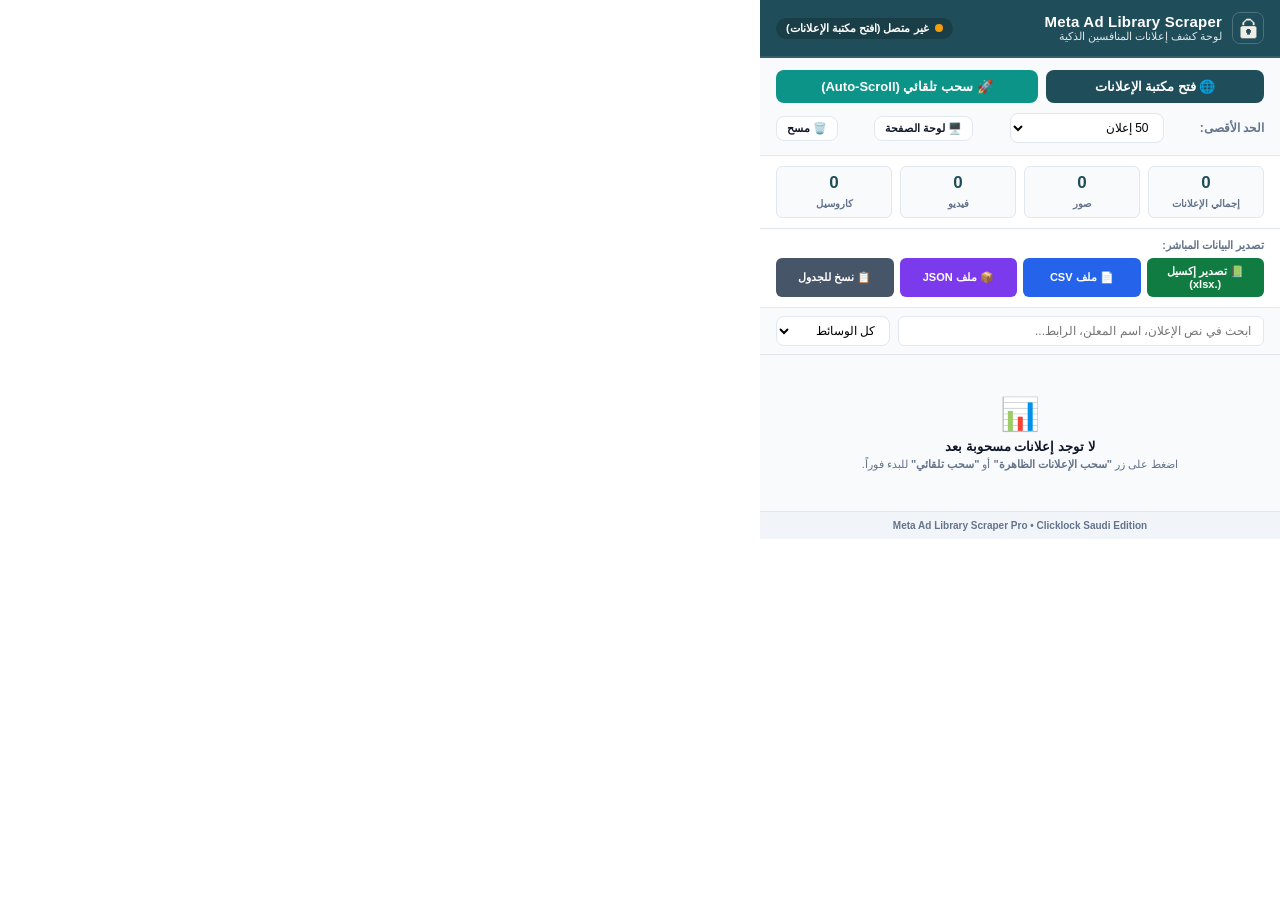
<file: chrome_extension/popup.html>
<!DOCTYPE html>
<html lang="ar" dir="rtl">
<head>
  <meta charset="UTF-8">
  <meta name="viewport" content="width=device-width, initial-scale=1.0">
  <title>Meta Ad Library Scraper Pro</title>
  <link rel="stylesheet" href="popup.css">
  <script src="libs/xlsx.full.min.js"></script>
</head>
<body>
  <div class="mas-popup-app">
    <!-- Header -->
    <header class="mas-popup-header">
      <div class="mas-header-brand">
        <img src="icons/icon32.png" alt="Logo" class="mas-logo-img">
        <div>
          <h1 class="mas-app-title">Meta Ad Library Scraper</h1>
          <p class="mas-app-subtitle">لوحة كشف إعلانات المنافسين الذكية</p>
        </div>
      </div>
      <div class="mas-status-pill" id="mas-tab-status">
        <span class="mas-dot" id="mas-status-dot"></span>
        <span id="mas-status-label">جاري الفحص...</span>
      </div>
    </header>

    <!-- Main Controls -->
    <section class="mas-controls-section">
      <div class="mas-btn-grid">
        <button class="mas-btn mas-btn-primary" id="btn-scrape-visible">
          ⚡ سحب الإعلانات الظاهرة
        </button>
        <button class="mas-btn mas-btn-accent" id="btn-autoscroll">
          🚀 سحب تلقائي (Auto-Scroll)
        </button>
        <button class="mas-btn mas-btn-danger" id="btn-stop-scroll" style="display: none;">
          ⏸️ إيقاف التمرير
        </button>
      </div>

      <div class="mas-options-row">
        <label for="select-scroll-limit" class="mas-option-label">الحد الأقصى:</label>
        <select class="mas-select" id="select-scroll-limit">
          <option value="25">25 إعلان</option>
          <option value="50" selected>50 إعلان</option>
          <option value="100">100 إعلان</option>
          <option value="250">250 إعلان</option>
          <option value="9999">كل الإعلانات (بدون حد)</option>
        </select>
        <button class="mas-btn mas-btn-sm mas-btn-outline" id="btn-open-inpage" title="فتح لوحة التحكم المنبثقة داخل صفحة فيسبوك نفسها">
          🖥️ لوحة الصفحة
        </button>
        <button class="mas-btn mas-btn-sm mas-btn-outline" id="btn-clear-data">
          🗑️ مسح
        </button>
      </div>

      <!-- Progress Bar -->
      <div class="mas-progress-wrap" id="mas-progress-container" style="display: none;">
        <div class="mas-progress-bar" id="mas-progress-fill"></div>
      </div>
    </section>

    <!-- Stats Counter Bar -->
    <section class="mas-stats-section">
      <div class="mas-stat-box">
        <span class="mas-stat-number" id="stat-total">0</span>
        <span class="mas-stat-tag">إجمالي الإعلانات</span>
      </div>
      <div class="mas-stat-box">
        <span class="mas-stat-number" id="stat-images">0</span>
        <span class="mas-stat-tag">صور</span>
      </div>
      <div class="mas-stat-box">
        <span class="mas-stat-number" id="stat-videos">0</span>
        <span class="mas-stat-tag">فيديو</span>
      </div>
      <div class="mas-stat-box">
        <span class="mas-stat-number" id="stat-carousel">0</span>
        <span class="mas-stat-tag">كاروسيل</span>
      </div>
    </section>

    <!-- Export Section -->
    <section class="mas-export-section">
      <div class="mas-export-header">
        <span>تصدير البيانات المباشر:</span>
      </div>
      <div class="mas-export-grid">
        <button class="mas-btn-export mas-export-excel" id="btn-export-excel">
          📗 تصدير إكسيل (.xlsx)
        </button>
        <button class="mas-btn-export mas-export-csv" id="btn-export-csv">
          📄 ملف CSV
        </button>
        <button class="mas-btn-export mas-export-json" id="btn-export-json">
          📦 ملف JSON
        </button>
        <button class="mas-btn-export mas-export-tsv" id="btn-copy-clipboard">
          📋 نسخ للجدول
        </button>
      </div>
    </section>

    <!-- Filter & Search Bar -->
    <section class="mas-search-section">
      <input type="text" class="mas-search-input" id="input-search" placeholder="ابحث في نص الإعلان، اسم المعلن، الرابط..." />
      <select class="mas-select" id="select-filter-media">
        <option value="all">كل الوسائط</option>
        <option value="Video">فيديو فقط</option>
        <option value="Image">صور فقط</option>
        <option value="Carousel">كاروسيل فقط</option>
      </select>
    </section>

    <!-- Ad List Preview -->
    <main class="mas-ads-feed" id="mas-ads-container">
      <div class="mas-empty-state">
        <div class="mas-empty-icon">📊</div>
        <div class="mas-empty-title">لا توجد إعلانات مسحوبة بعد</div>
        <p class="mas-empty-hint">اضغط على زر <b>"سحب الإعلانات الظاهرة"</b> أو <b>"سحب تلقائي"</b> للبدء فوراً.</p>
      </div>
    </main>

    <!-- Footer -->
    <footer class="mas-popup-footer">
      <span>Meta Ad Library Scraper Pro • Clicklock Saudi Edition</span>
    </footer>
  </div>

  <script src="popup.js"></script>
</body>
</html>
</file>
<file: chrome_extension/popup.css>
/* Standalone Dashboard Popup Stylesheet */

:root {
  --teal: #1F4E5A;
  --teal-dark: #14353D;
  --teal-light: #2A6776;
  --ivory: #FDFBF7;
  --gold: #D4AF37;
  --dark: #0F172A;
  --gray: #64748B;
  --light-gray: #F8FAFC;
  --border: #E2E8F0;
  --accent: #0D9488;
  --accent-dark: #0F766E;
  --danger: #EF4444;
  --danger-dark: #DC2626;
  --radius: 8px;
}

* {
  box-sizing: border-box;
  margin: 0;
  padding: 0;
}

body {
  width: 520px;
  max-height: 590px;
  font-family: -apple-system, BlinkMacSystemFont, "Segoe UI", Roboto, "Helvetica Neue", Arial, sans-serif;
  background: #FFFFFF;
  color: var(--dark);
  overflow-x: hidden;
}

.mas-popup-app {
  display: flex;
  flex-direction: column;
  height: 100%;
}

/* Header */
.mas-popup-header {
  background: var(--teal);
  color: #FFFFFF;
  padding: 12px 16px;
  display: flex;
  align-items: center;
  justify-content: space-between;
  border-bottom: 2px solid rgba(255, 255, 255, 0.1);
}

.mas-header-brand {
  display: flex;
  align-items: center;
  gap: 10px;
}

.mas-logo-img {
  width: 32px;
  height: 32px;
  border-radius: 8px;
  border: 1px solid rgba(255, 255, 255, 0.2);
}

.mas-app-title {
  font-size: 15px;
  font-weight: 700;
  letter-spacing: 0.2px;
}

.mas-app-subtitle {
  font-size: 11px;
  color: rgba(255, 255, 255, 0.85);
}

.mas-status-pill {
  display: flex;
  align-items: center;
  gap: 6px;
  background: rgba(0, 0, 0, 0.2);
  padding: 4px 10px;
  border-radius: 20px;
  font-size: 11px;
  font-weight: 600;
}

.mas-dot {
  width: 8px;
  height: 8px;
  border-radius: 50%;
  background: #94A3B8;
}

.mas-dot.active {
  background: #10B981;
  box-shadow: 0 0 6px rgba(16, 185, 129, 0.8);
}

.mas-dot.warning {
  background: #F59E0B;
}

/* Controls */
.mas-controls-section {
  padding: 12px 16px;
  background: var(--light-gray);
  border-bottom: 1px solid var(--border);
  display: flex;
  flex-direction: column;
  gap: 10px;
}

.mas-btn-grid {
  display: grid;
  grid-template-columns: 1fr 1.2fr;
  gap: 8px;
}

.mas-btn {
  display: inline-flex;
  align-items: center;
  justify-content: center;
  gap: 6px;
  padding: 8px 12px;
  border-radius: var(--radius);
  font-size: 13px;
  font-weight: 600;
  cursor: pointer;
  border: 1px solid transparent;
  transition: all 0.2s;
  user-select: none;
}

.mas-btn-primary {
  background: var(--teal);
  color: #FFFFFF;
}
.mas-btn-primary:hover {
  background: var(--teal-dark);
}

.mas-btn-accent {
  background: var(--accent);
  color: #FFFFFF;
}
.mas-btn-accent:hover {
  background: var(--accent-dark);
}

.mas-btn-danger {
  background: var(--danger);
  color: #FFFFFF;
}
.mas-btn-danger:hover {
  background: var(--danger-dark);
}

.mas-btn-outline {
  background: #FFFFFF;
  color: var(--dark);
  border-color: var(--border);
}
.mas-btn-outline:hover {
  background: #F1F5F9;
  border-color: #CBD5E1;
}

.mas-btn-sm {
  padding: 5px 10px;
  font-size: 11px;
}

.mas-options-row {
  display: flex;
  align-items: center;
  justify-content: space-between;
  gap: 8px;
}

.mas-option-label {
  font-size: 12px;
  color: var(--gray);
  font-weight: 600;
}

.mas-select {
  padding: 6px 10px;
  border: 1px solid var(--border);
  border-radius: var(--radius);
  font-size: 12px;
  background: #FFFFFF;
  outline: none;
  font-weight: 500;
}
.mas-select:focus {
  border-color: var(--teal);
}

/* Progress bar */
.mas-progress-wrap {
  background: #E2E8F0;
  height: 6px;
  border-radius: 4px;
  overflow: hidden;
}

.mas-progress-bar {
  background: linear-gradient(90deg, var(--teal), var(--accent));
  height: 100%;
  width: 0%;
  transition: width 0.25s ease;
}

/* Stats */
.mas-stats-section {
  display: grid;
  grid-template-columns: repeat(4, 1fr);
  gap: 8px;
  padding: 10px 16px;
  background: #FFFFFF;
  border-bottom: 1px solid var(--border);
}

.mas-stat-box {
  background: var(--light-gray);
  border: 1px solid var(--border);
  border-radius: 6px;
  padding: 6px 8px;
  text-align: center;
}

.mas-stat-number {
  display: block;
  font-size: 17px;
  font-weight: 700;
  color: var(--teal);
}

.mas-stat-tag {
  font-size: 10px;
  color: var(--gray);
  font-weight: 600;
  text-transform: uppercase;
}

/* Export Section */
.mas-export-section {
  padding: 10px 16px;
  background: #FFFFFF;
  border-bottom: 1px solid var(--border);
  display: flex;
  flex-direction: column;
  gap: 6px;
}

.mas-export-header {
  font-size: 11px;
  font-weight: 700;
  color: var(--gray);
  text-transform: uppercase;
}

.mas-export-grid {
  display: grid;
  grid-template-columns: repeat(4, 1fr);
  gap: 6px;
}

.mas-btn-export {
  padding: 7px 8px;
  border-radius: 6px;
  font-size: 11px;
  font-weight: 600;
  cursor: pointer;
  border: none;
  text-align: center;
  transition: opacity 0.2s;
  color: #FFFFFF;
}
.mas-btn-export:hover {
  opacity: 0.9;
}

.mas-export-excel {
  background: #107C41;
}

.mas-export-csv {
  background: #2563EB;
}

.mas-export-json {
  background: #7C3AED;
}

.mas-export-tsv {
  background: #475569;
}

/* Search bar */
.mas-search-section {
  padding: 8px 16px;
  background: var(--light-gray);
  border-bottom: 1px solid var(--border);
  display: flex;
  gap: 8px;
}

.mas-search-input {
  flex: 1;
  padding: 6px 12px;
  border: 1px solid var(--border);
  border-radius: 6px;
  font-size: 12px;
  outline: none;
}
.mas-search-input:focus {
  border-color: var(--teal);
}

/* Feed */
.mas-ads-feed {
  max-height: 230px;
  min-height: 140px;
  overflow-y: auto;
  padding: 10px 16px;
  display: flex;
  flex-direction: column;
  gap: 8px;
  background: #F8FAFC;
}

.mas-empty-state {
  text-align: center;
  padding: 30px 10px;
  color: var(--gray);
}

.mas-empty-icon {
  font-size: 32px;
  margin-bottom: 6px;
}

.mas-empty-title {
  font-size: 13px;
  font-weight: 700;
  color: var(--dark);
}

.mas-empty-hint {
  font-size: 11px;
  margin-top: 4px;
}

/* Mini Ad Card */
.mas-mini-card {
  background: #FFFFFF;
  border: 1px solid var(--border);
  border-radius: 6px;
  padding: 8px 10px;
  display: flex;
  gap: 10px;
  align-items: flex-start;
}

.mas-mini-thumb {
  width: 50px;
  height: 50px;
  border-radius: 4px;
  object-fit: cover;
  background: #E2E8F0;
  border: 1px solid var(--border);
  flex-shrink: 0;
}

.mas-mini-body {
  flex: 1;
  min-width: 0;
  display: flex;
  flex-direction: column;
  gap: 2px;
}

.mas-mini-top {
  display: flex;
  align-items: center;
  justify-content: space-between;
}

.mas-mini-brand {
  font-size: 12px;
  font-weight: 700;
  color: var(--dark);
  white-space: nowrap;
  overflow: hidden;
  text-overflow: ellipsis;
}

.mas-mini-id {
  font-size: 10px;
  background: #F1F5F9;
  color: var(--gray);
  padding: 1px 4px;
  border-radius: 3px;
  font-family: monospace;
}

.mas-mini-copy {
  font-size: 11px;
  color: #334155;
  white-space: nowrap;
  overflow: hidden;
  text-overflow: ellipsis;
  line-height: 1.3;
}

.mas-mini-bottom {
  display: flex;
  align-items: center;
  justify-content: space-between;
  margin-top: 2px;
}

.mas-mini-meta {
  font-size: 10px;
  color: var(--gray);
}

.mas-mini-cta {
  font-size: 10px;
  font-weight: 600;
  background: #EFF6FF;
  color: #1D4ED8;
  padding: 1px 6px;
  border-radius: 3px;
}

/* Footer */
.mas-popup-footer {
  padding: 8px 16px;
  background: #F1F5F9;
  border-top: 1px solid var(--border);
  text-align: center;
  font-size: 10px;
  font-weight: 600;
  color: var(--gray);
}
</file>
